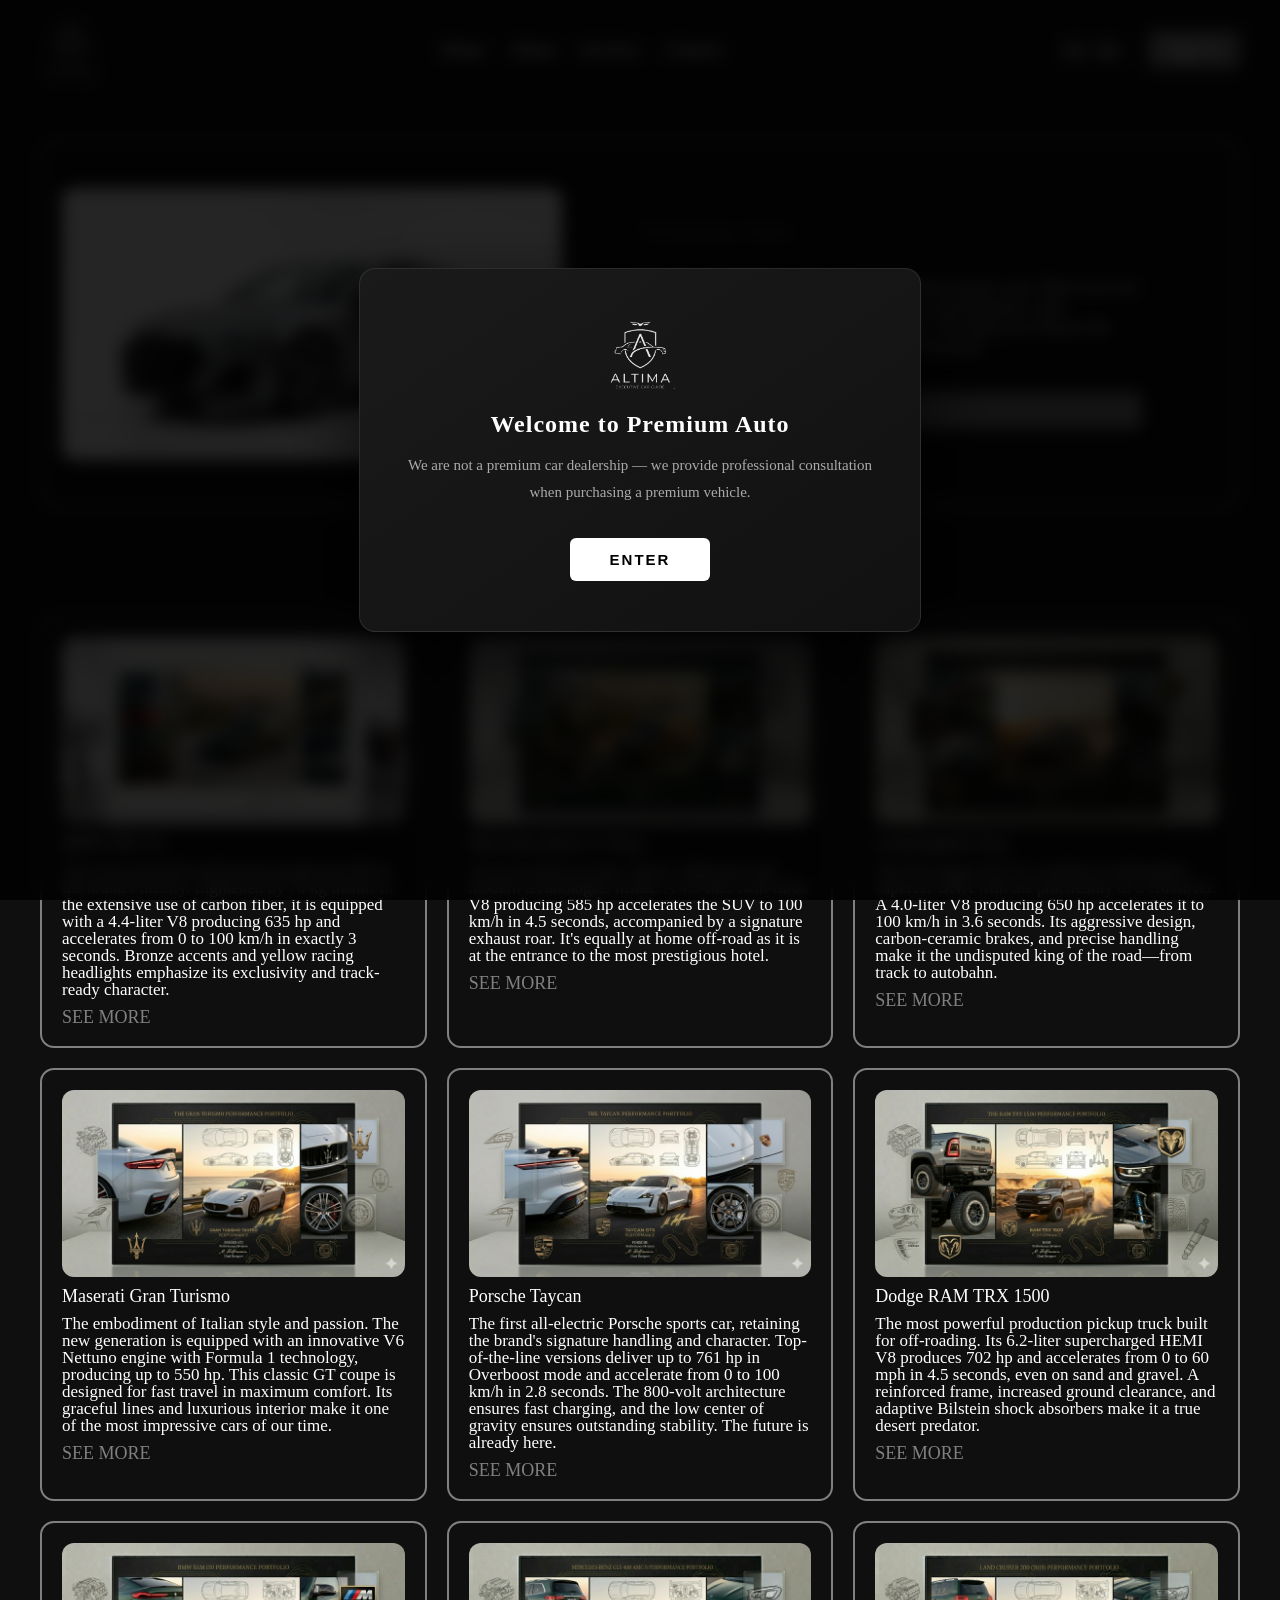
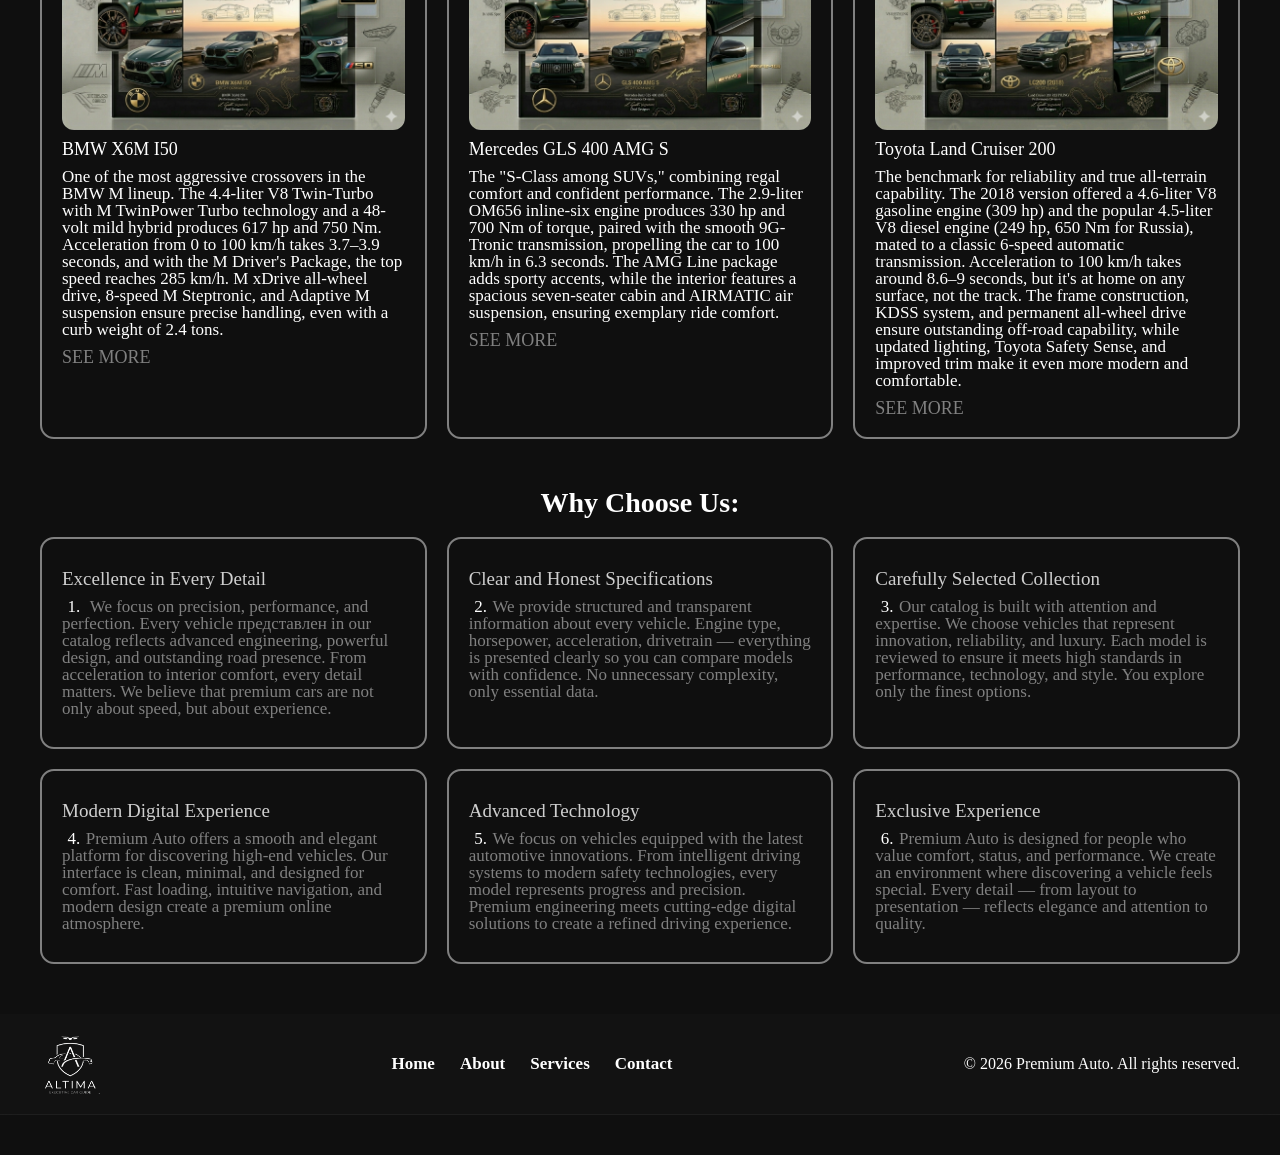
<file: index.html>
<!DOCTYPE html>
<html lang="en">

<head>
    <meta charset="UTF-8">
    <meta name="viewport" content="width=device-width, initial-scale=1.0">
    <link rel="preconnect" href="https://fonts.googleapis.com">
    <link rel="preconnect" href="https://fonts.gstatic.com" crossorigin>
    <link
        href="https://fonts.googleapis.com/css2?family=Inter:ital,opsz,wght@0,14..32,100..900;1,14..32,100..900&display=swap"
        rel="stylesheet">
    <link rel="stylesheet" href="styles/style.css">
    <link rel="stylesheet" href="styles/reset.css">
    <title>Premium auto</title>
</head>

<body>
    <header class="header">
        <div class="container">
            <div class="header-content">
                <div class="header-logo">
                    <img class="logo-image" src="assets/images/palogo.png" alt="Logo">
                </div>
                <button class="burger" id="burger">
                    <span></span>
                    <span></span>
                    <span></span>
                </button>
                <nav class="nav">
                    <ul class="nav-list">
                        <li class="nav-item">
                            <a href="index.html" class="nav-link">Home</a>
                        </li>
                        <li class="nav-item">
                            <a href="about.html" class="nav-link">About</a>
                        </li>
                        <li class="nav-item">
                            <a href="service.html" class="nav-link">Services</a>
                        </li>
                        <li class="nav-item">
                            <a href="contact.html" class="nav-link">Contact</a>
                        </li>
                    </ul>
                </nav>
                <div class="language">
                    <a href="index.html" class="lng-select-1 language-select">EN</a>
                    <a href="ru.html" class="lng-select-2 language-select">RU</a>
                </div>
                <div class="header-button">
                    <a href="signin.html" class="button">Sign In</a>
                </div>
            </div>
        </div>
    </header>
    <section class="about">
        <div class="container">
            <div class="about-content">
                <div class="about-image">
                    <img src="assets/images/about-img.png" alt="Audi rs7">
                </div>
                <div class="about-info">
                    <h4 class="about-tittle">Premium Auto</h4>
                    <p class="about-description">
                        Premium Auto is a modern platform about luxury cars.
                        Here you can explore detailed specifications,
                        compare performance, and understand what makes each car special.
                        We help you choose the right vehicle with clear and simple information.
                    </p>
                    <div class="about-button header-button">
                        <a href="about.html" class="button">Learn More</a>
                    </div>
                </div>
            </div>
        </div>
    </section>
    <main class="main">
        <div class="container">
            <section class="catalog" id="catalog">
                <div class="catalog-content">
                    <div class="catalog-title">
                        <h3>Our Transport catalog</h3>
                    </div>
                    <div class="catalog-cards">
                        <div class="catalog-card">
                            <img class="catalog-card-image" src="assets/images/bmwcs5.png" alt="bmwcs5">
                            <h4 class="catalog-card-tittle">BMW M5 CS</h4>
                            <p class="catalog-card-txt">The most powerful and fastest production M5 in the brand's
                                history. Lightened by 70 kg thanks to the extensive use of carbon fiber, it is equipped
                                with a 4.4-liter V8 producing 635 hp and accelerates from 0 to 100 km/h in exactly 3
                                seconds. Bronze accents and yellow racing headlights emphasize its exclusivity and
                                track-ready character.</p>
                            <a href="https://www.bmw-m.com/en/topics/magazine-article-pool/bmw-m5-cs-2021.html"
                                class="catalog-card-btn">See more</a>
                        </div>
                        <div class="catalog-card">
                            <img class="catalog-card-image" src="assets/images/gelendwagen.png" alt="gelendwagen">
                            <h4 class="catalog-card-tittle">Mercedes-Benz G-Class</h4>
                            <p class="catalog-card-txt">An icon with an iconic "boxy" silhouette and modern technologies
                                inside. A 4.0-liter twin-turbo V8 producing 585 hp accelerates the SUV to 100 km/h in
                                4.5 seconds, accompanied by a signature exhaust roar. It's equally at home off-road as
                                it is at the entrance to the most prestigious hotel.</p>
                            <a href="https://www.mercedes-amg.com/en/g-class-suv" class="catalog-card-btn">See more</a>
                        </div>
                        <div class="catalog-card">
                            <img class="catalog-card-image" src="assets/images/lambo-urus.png" alt="urus">
                            <h4 class="catalog-card-tittle">Lamborghini Urus</h4>
                            <p class="catalog-card-txt">The first Super SUV to combine Lamborghini supercar DNA with the
                                practicality of a crossover. A 4.0-liter V8 producing 650 hp accelerates it to 100 km/h
                                in 3.6 seconds. Its aggressive design, carbon-ceramic brakes, and precise handling make
                                it the undisputed king of the road—from track to autobahn.</p>
                            <a href="https://www.lamborghini.com/en-en/models/urus#val-ht" class="catalog-card-btn">See
                                more</a>
                        </div>
                        <div class="catalog-card">
                            <img class="catalog-card-image" src="assets/images/maserati.png" alt="maserati">
                            <h4 class="catalog-card-tittle">Maserati Gran Turismo</h4>
                            <p class="catalog-card-txt">The embodiment of Italian style and passion. The new generation
                                is equipped with an innovative V6 Nettuno engine with Formula 1 technology, producing up
                                to 550 hp. This classic GT coupe is designed for fast travel in maximum comfort. Its
                                graceful lines and luxurious interior make it one of the most impressive cars of our
                                time.</p>
                            <a href="#https://www.maserati.com/global/en/models/granturismo class="
                                class="catalog-card-btn">See more</a>
                        </div>
                        <div class="catalog-card">
                            <img class="catalog-card-image" src="assets/images/porsche taycan.png" alt=" taycan">
                            <h4 class="catalog-card-tittle">Porsche Taycan</h4>
                            <p class="catalog-card-txt">The first all-electric Porsche sports car, retaining the brand's
                                signature handling and character. Top-of-the-line versions deliver up to 761 hp in
                                Overboost mode and accelerate from 0 to 100 km/h in 2.8 seconds. The 800-volt
                                architecture ensures fast charging, and the low center of gravity ensures outstanding
                                stability. The future is already here.</p>
                            <a href="https://www.porsche.com/international/models/taycan/taycan-models/taycan/"
                                class="catalog-card-btn">See more</a>
                        </div>
                        <div class="catalog-card">
                            <img class="catalog-card-image" src="assets/images/ram trx.png" alt="ram">
                            <h4 class="catalog-card-tittle">Dodge RAM TRX 1500</h4>
                            <p class="catalog-card-txt">The most powerful production pickup truck built for off-roading.
                                Its 6.2-liter supercharged HEMI V8 produces 702 hp and accelerates from 0 to 60 mph in
                                4.5 seconds, even on sand and gravel. A reinforced frame, increased ground clearance,
                                and adaptive Bilstein shock absorbers make it a true desert predator.</p>
                            <a href="https://www.ramtrucks.com/ram-1500/trx.html" class="catalog-card-btn">See more</a>
                        </div>
                        <div class="catalog-card">
                            <img class="catalog-card-image" src="assets/images/bmw x6m.png" alt="bmw x6 m">
                            <h4 class="catalog-card-tittle">BMW X6M I50</h4>
                            <p class="catalog-card-txt">One of the most aggressive crossovers in the BMW M lineup. The
                                4.4-liter V8 Twin-Turbo with M TwinPower Turbo technology and a 48-volt mild hybrid
                                produces 617 hp and 750 Nm. Acceleration from 0 to 100 km/h takes 3.7–3.9 seconds, and
                                with the M Driver's Package, the top speed reaches 285 km/h. M xDrive all-wheel drive,
                                8-speed M Steptronic, and Adaptive M suspension ensure precise handling, even with a
                                curb weight of 2.4 tons.</p>
                            <a href="https://www.bmwusa.com/vehicles/x-series/x6/bmw-x6.html"
                                class="catalog-card-btn">See more</a>
                        </div>
                        <div class="catalog-card">
                            <img class="catalog-card-image" src="assets/images/mercedes gls.png" alt="mercedes g class">
                            <h4 class="catalog-card-tittle">Mercedes GLS 400 AMG S</h4>
                            <p class="catalog-card-txt">The "S-Class among SUVs," combining regal comfort and confident
                                performance. The 2.9-liter OM656 inline-six engine produces 330 hp and 700 Nm of torque,
                                paired with the smooth 9G-Tronic transmission, propelling the car to 100 km/h in 6.3
                                seconds. The AMG Line package adds sporty accents, while the interior features a
                                spacious seven-seater cabin and AIRMATIC air suspension, ensuring exemplary ride
                                comfort.</p>
                            <a href="https://www.mercedes-benz.co.uk/passengercars/models/suv/gls/overview.html"
                                class="catalog-card-btn">See more</a>
                        </div>
                        <div class="catalog-card">
                            <img class="catalog-card-image" src="assets/images/land cruiser.png"
                                alt="toyota land crusier">
                            <h4 class="catalog-card-tittle">Toyota Land Cruiser 200</h4>
                            <p class="catalog-card-txt">The benchmark for reliability and true all-terrain capability.
                                The 2018 version offered a 4.6-liter V8 gasoline engine (309 hp) and the popular
                                4.5-liter V8 diesel engine (249 hp, 650 Nm for Russia), mated to a classic 6-speed
                                automatic transmission. Acceleration to 100 km/h takes around 8.6–9 seconds, but it's at
                                home on any surface, not the track. The frame construction, KDSS system, and permanent
                                all-wheel drive ensure outstanding off-road capability, while updated lighting, Toyota
                                Safety Sense, and improved trim make it even more modern and comfortable.</p>
                            <a href="https://www.toyota-global.com/company/history_of_toyota/75years/vehicle_lineage/car/id60013330/"
                                class="catalog-card-btn">See more</a>
                        </div>
                    </div>
                </div>
            </section>
            <section class="why-choose-us">
                <div class="why-choose-us-content">
                    <h4 class="why-choose-us-title">
                        Why Choose Us:
                    </h4>
                    <div class="why-choose-us-cards">
                        <div class="why-choose-us-card">
                            <h4 class="why-choose-us-card-title">
                                Excellence in Every Detail
                            </h4>
                            <p class="why-choose-us-txt">
                                <span>1.</span> We focus on precision, performance, and perfection. Every vehicle
                                представлен in our
                                catalog reflects advanced engineering, powerful design, and outstanding road presence.
                                From acceleration to interior comfort, every detail matters. We believe that premium
                                cars are not only about speed, but about experience.
                            </p>
                        </div>
                        <div class="why-choose-us-card">
                            <h4 class="why-choose-us-card-title">
                                Clear and Honest Specifications
                            </h4>
                            <p class="why-choose-us-txt">
                                <span>2.</span>We provide structured and transparent information about every vehicle.
                                Engine type,
                                horsepower, acceleration, drivetrain — everything is presented clearly so you can
                                compare models with confidence. No unnecessary complexity, only essential data.
                            </p>
                        </div>
                        <div class="why-choose-us-card">
                            <h4 class="why-choose-us-card-title">
                                Carefully Selected Collection
                            </h4>
                            <p class="why-choose-us-txt">
                                <span>3.</span>Our catalog is built with attention and expertise. We choose vehicles
                                that represent
                                innovation, reliability, and luxury. Each model is reviewed to ensure it meets high
                                standards in performance, technology, and style. You explore only the finest options.
                            </p>
                        </div>
                        <div class="why-choose-us-card">
                            <h4 class="why-choose-us-card-title">
                                Modern Digital Experience
                            </h4>
                            <p class="why-choose-us-txt">
                                <span>4.</span>Premium Auto offers a smooth and elegant platform for discovering
                                high-end vehicles. Our
                                interface is clean, minimal, and designed for comfort. Fast loading, intuitive
                                navigation, and modern design create a premium online atmosphere.
                            </p>
                        </div>
                        <div class="why-choose-us-card">
                            <h4 class="why-choose-us-card-title">
                                Advanced Technology
                            </h4>
                            <p class="why-choose-us-txt">
                                <span>5.</span>We focus on vehicles equipped with the latest automotive innovations.
                                From intelligent driving systems to modern safety technologies, every model represents
                                progress and precision. Premium engineering meets cutting-edge digital solutions to
                                create a refined driving experience.
                            </p>
                        </div>
                        <div class="why-choose-us-card">
                            <h4 class="why-choose-us-card-title">
                                Exclusive Experience
                            </h4>
                            <p class="why-choose-us-txt">
                                <span>6.</span>Premium Auto is designed for people who value comfort, status, and
                                performance.
                                We create an environment where discovering a vehicle feels special. Every detail — from
                                layout to presentation — reflects elegance and attention to quality.
                            </p>
                        </div>
                    </div>
                </div>
            </section>
        </div>
    </main>
    <footer class="footer header">
        <div class="container">
            <div class="footer-content header-content">
                <div class="footer-logo">
                    <img src="assets/images/palogo.png" alt="Logo" class="logo-image">
                </div>
                <nav class="footer-nav nav">
                    <ul class="nav-list">
                        <li class="nav-item">
                            <a href="index.html" class="nav-link">Home</a>
                        </li>
                        <li class="nav-item">
                            <a href="about.html" class="nav-link">About</a>
                        </li>
                        <li class="nav-item">
                            <a href="service.html" class="nav-link">Services</a>
                        </li>
                        <li class="nav-item">
                            <a href="contact.html" class="nav-link">Contact</a>
                        </li>
                    </ul>
                </nav>
                <div class="footer-info">
                    <div class="footer-info-txt">
                        <p><b>© 2026 Premium Auto. All rights reserved.</b></p>
                    </div>
                </div>
            </div>
        </div>
    </footer>
    <div class="modal-overlay" id="modalOverlay">
        <div class="modal">
            <div class="modal-logo">
                <img src="assets/images/palogo.png" alt="Logo">
            </div>
            <h2 class="modal-title">Welcome to Premium Auto</h2>
            <p class="modal-text">
                We are <strong>not</strong> a premium car dealership —
                we provide professional consultation when purchasing a premium vehicle.
            </p>
            <button class="modal-btn" onclick="closeModal()">Enter</button>
        </div>
    </div>
    <script src="js/index.js"></script>
    <script src="js/burger.js"></script>
</body>

</html>
</file>
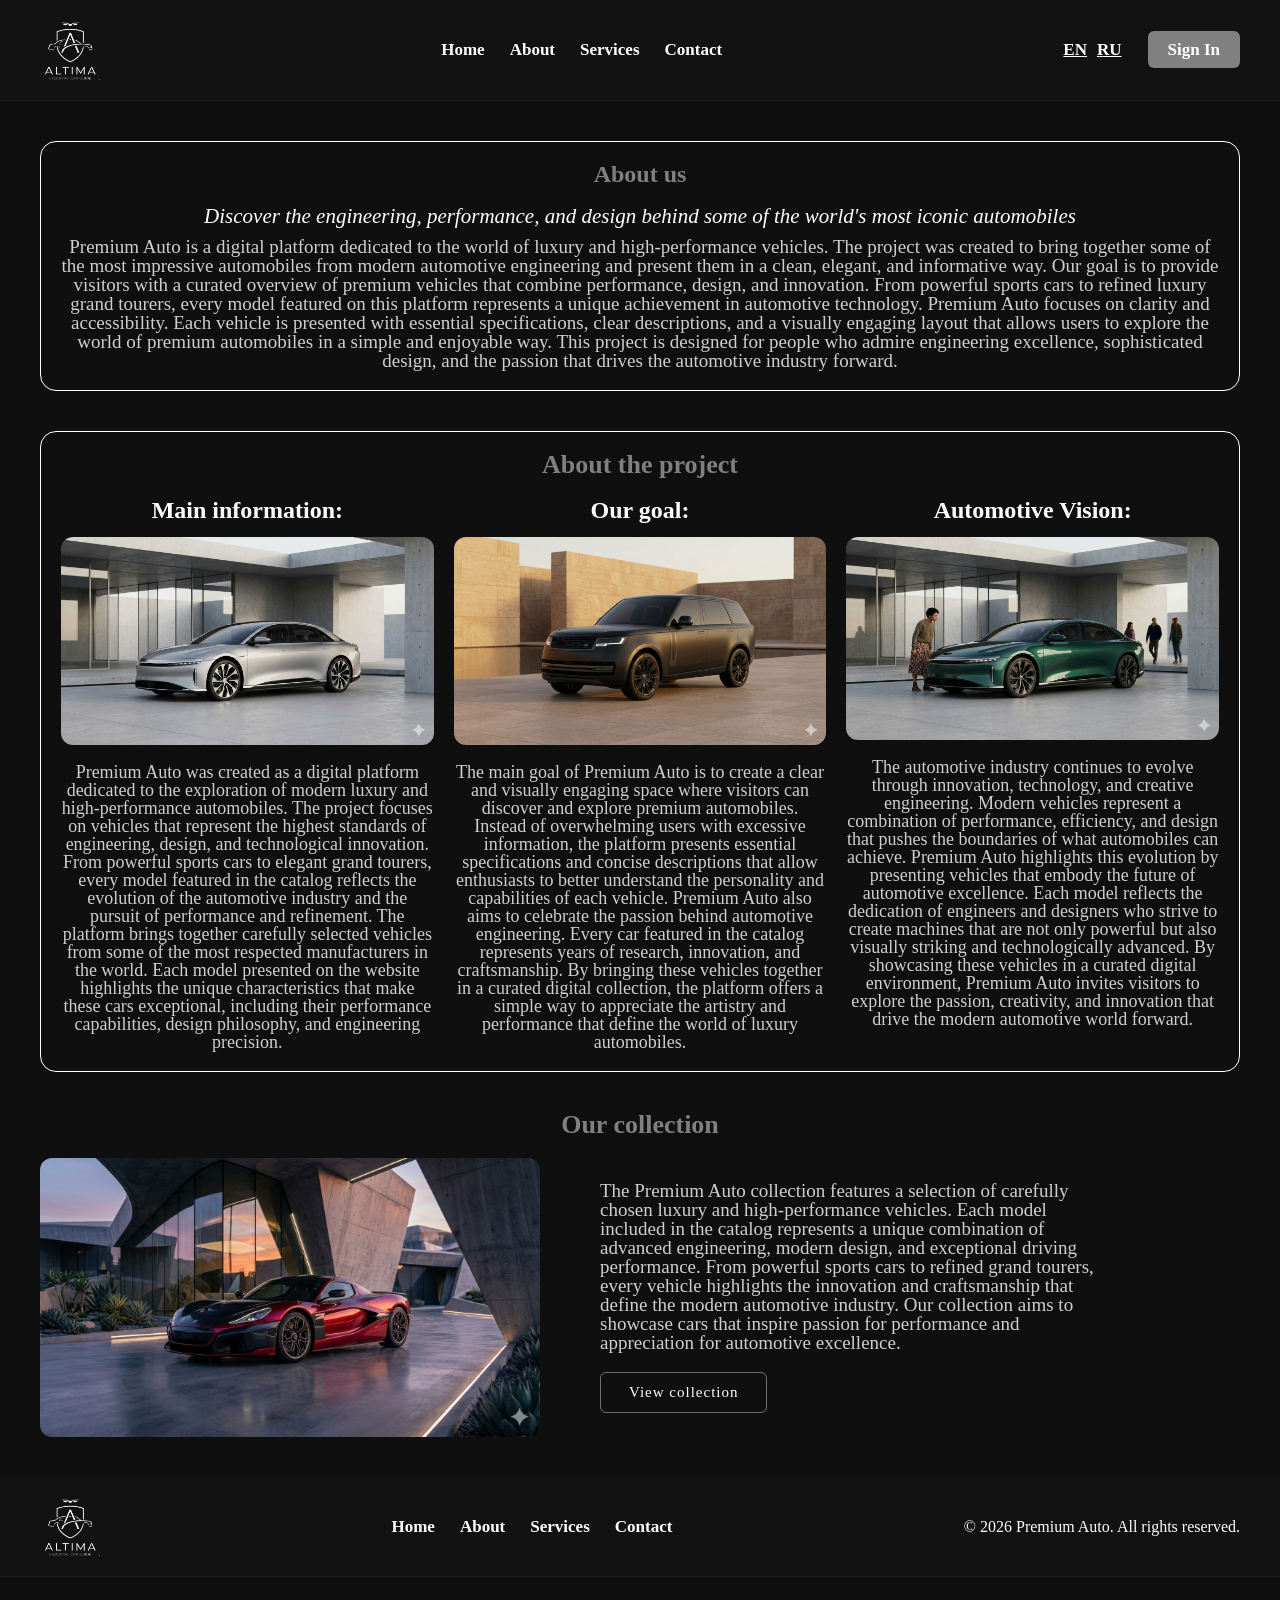
<file: about.html>
<!DOCTYPE html>
<html lang="en">

<head>
    <meta charset="UTF-8">
    <meta name="viewport" content="width=device-width, initial-scale=1.0">
    <link rel="preconnect" href="https://fonts.googleapis.com">
    <link rel="preconnect" href="https://fonts.gstatic.com" crossorigin>
    <link
        href="https://fonts.googleapis.com/css2?family=Inter:ital,opsz,wght@0,14..32,100..900;1,14..32,100..900&display=swap"
        rel="stylesheet">
    <link rel="stylesheet" href="styles/style.css">
    <link rel="stylesheet" href="styles/reset.css">
    <link rel="stylesheet" href="styles/about.css">
    <title>Premium auto | About</title>
</head>

<body>
    <header class="header">
        <div class="container">
            <div class="header-content">
                <div class="header-logo">
                    <img class="logo-image" src="assets/images/palogo.png" alt="Logo">
                </div>
                <button class="burger" id="burger">
                    <span></span>
                    <span></span>
                    <span></span>
                </button>
                <nav class="nav">
                    <ul class="nav-list">
                        <li class="nav-item">
                            <a href="index.html" class="nav-link">Home</a>
                        </li>
                        <li class="nav-item">
                            <a href="about.html" class="nav-link">About</a>
                        </li>
                        <li class="nav-item">
                            <a href="service.html" class="nav-link">Services</a>
                        </li>
                        <li class="nav-item">
                            <a href="contact.html" class="nav-link">Contact</a>
                        </li>
                    </ul>
                </nav>
                <div class="language">
                    <a href="about.html" class="lng-select-1 language-select">EN</a>
                    <a href="ruabout.html" class="lng-select-2 language-select">RU</a>
                </div>
                <div class="header-button">
                    <a href="signin.html" class="button">Sign In</a>
                </div>
            </div>
        </div>
    </header>
    <main class="main">
        <div class="container">
            <section class="about-hero">
                <div class="about-hero-content">
                    <h3 class="about-hero-title">
                        About us
                    </h3>
                    <blockquote class="subtitle">
                        <i>Discover the engineering, performance, and design behind some of the world's most iconic
                            automobiles</i>
                    </blockquote>
                    <div class="about-hero-text">
                        Premium Auto is a digital platform dedicated to the world of luxury and high-performance
                        vehicles. The project was created to bring together some of the most impressive automobiles from
                        modern automotive engineering and present them in a clean, elegant, and informative way.

                        Our goal is to provide visitors with a curated overview of premium vehicles that combine
                        performance, design, and innovation. From powerful sports cars to refined luxury grand tourers,
                        every model featured on this platform represents a unique achievement in automotive technology.

                        Premium Auto focuses on clarity and accessibility. Each vehicle is presented with essential
                        specifications, clear descriptions, and a visually engaging layout that allows users to explore
                        the world of premium automobiles in a simple and enjoyable way.

                        This project is designed for people who admire engineering excellence, sophisticated design, and
                        the passion that drives the automotive industry forward.
                    </div>
                </div>
            </section>
            <section class="about-project">
                <div class="about-project-content">
                    <h3 class="about-project-title">
                        About the project
                    </h3>
                    <div class="about-project-cards">
                        <div class="about-project-card">
                            <h3 class="about-project-card-title">
                                Main information:
                            </h3>
                            <div class="about-project-card-img">
                                <img src="assets/images/about-hero-1.png" alt="car-img">
                            </div>
                            <div class="about-project-card-text">
                                <p>
                                    Premium Auto was created as a digital platform dedicated to the exploration of
                                    modern luxury and high-performance automobiles. The project focuses on vehicles that
                                    represent the highest standards of engineering, design, and technological
                                    innovation. From powerful sports cars to elegant grand tourers, every model featured
                                    in the catalog reflects the evolution of the automotive industry and the pursuit of
                                    performance and refinement.

                                    The platform brings together carefully selected vehicles from some of the most
                                    respected manufacturers in the world. Each model presented on the website highlights
                                    the unique characteristics that make these cars exceptional, including their
                                    performance capabilities, design philosophy, and engineering precision.
                                </p>
                            </div>
                        </div>
                        <div class="about-project-card">
                            <h3 class="about-project-card-title">
                                Our goal:
                            </h3>
                            <div class="about-project-card-img">
                                <img src="assets/images/about-hero-2.png" alt="car-img">
                            </div>
                            <div class="about-project-card-text">
                                <p>
                                    The main goal of Premium Auto is to create a clear and visually engaging space where
                                    visitors can discover and explore premium automobiles. Instead of overwhelming users
                                    with excessive information, the platform presents essential specifications and
                                    concise descriptions that allow enthusiasts to better understand the personality and
                                    capabilities of each vehicle.

                                    Premium Auto also aims to celebrate the passion behind automotive engineering. Every
                                    car featured in the catalog represents years of research, innovation, and
                                    craftsmanship. By bringing these vehicles together in a curated digital collection,
                                    the platform offers a simple way to appreciate the artistry and performance that
                                    define the world of luxury automobiles.
                                </p>
                            </div>
                        </div>
                        <div class="about-project-card">
                            <h3 class="about-project-card-title">
                                Automotive Vision:
                            </h3>
                            <div class="about-project-card-img">
                                <img src="assets/images/about-hero-3.png" alt="car-img">
                            </div>
                            <div class="about-project-card-text">
                                <p>
                                    The automotive industry continues to evolve through innovation, technology, and
                                    creative engineering. Modern vehicles represent a combination of performance,
                                    efficiency, and design that pushes the boundaries of what automobiles can achieve.

                                    Premium Auto highlights this evolution by presenting vehicles that embody the future
                                    of automotive excellence. Each model reflects the dedication of engineers and
                                    designers who strive to create machines that are not only powerful but also visually
                                    striking and technologically advanced.

                                    By showcasing these vehicles in a curated digital environment, Premium Auto invites
                                    visitors to explore the passion, creativity, and innovation that drive the modern
                                    automotive world forward.
                                </p>
                            </div>
                        </div>
                    </div>
                </div>
            </section>
            <section class="our-collection">
                <h3 class="our-collection-title">
                    Our collection
                </h3>
                <div class="our-collection-content">
                    <img src="assets/images/our-collection-img.png" alt="car-image" class="our-collection-img">
                    <div class="our-collection-info">
                        <p class="our-collection-text">
                            The Premium Auto collection features a selection of carefully chosen luxury and
                            high-performance
                            vehicles. Each model included in the catalog represents a unique combination of advanced
                            engineering, modern design, and exceptional driving performance.

                            From powerful sports cars to refined grand tourers, every vehicle highlights the innovation
                            and
                            craftsmanship that define the modern automotive industry. Our collection aims to showcase
                            cars
                            that inspire passion for performance and appreciation for automotive excellence.
                        </p>
                        <a href="index.html#catalog" class="our-collection-btn collection-btn">
                            View collection
                        </a>
                    </div>
                </div>
            </section>
        </div>
    </main>
    <footer class="footer header">
        <div class="container">
            <div class="footer-content header-content">
                <div class="footer-logo">
                    <img src="assets/images/palogo.png" alt="Logo" class="logo-image">
                </div>
                <nav class="footer-nav nav">
                    <ul class="nav-list">
                        <li class="nav-item">
                            <a href="index.html" class="nav-link">Home</a>
                        </li>
                        <li class="nav-item">
                            <a href="about.html" class="nav-link">About</a>
                        </li>
                        <li class="nav-item">
                            <a href="service.html" class="nav-link">Services</a>
                        </li>
                        <li class="nav-item">
                            <a href="contact.html" class="nav-link">Contact</a>
                        </li>
                    </ul>
                </nav>
                <div class="footer-info">
                    <div class="footer-info-txt">
                        <p><b>© 2026 Premium Auto. All rights reserved.</b></p>
                    </div>
                </div>
            </div>
        </div>
    </footer>
    <script src="js/burger.js"></script>
</body>

</html>
</file>
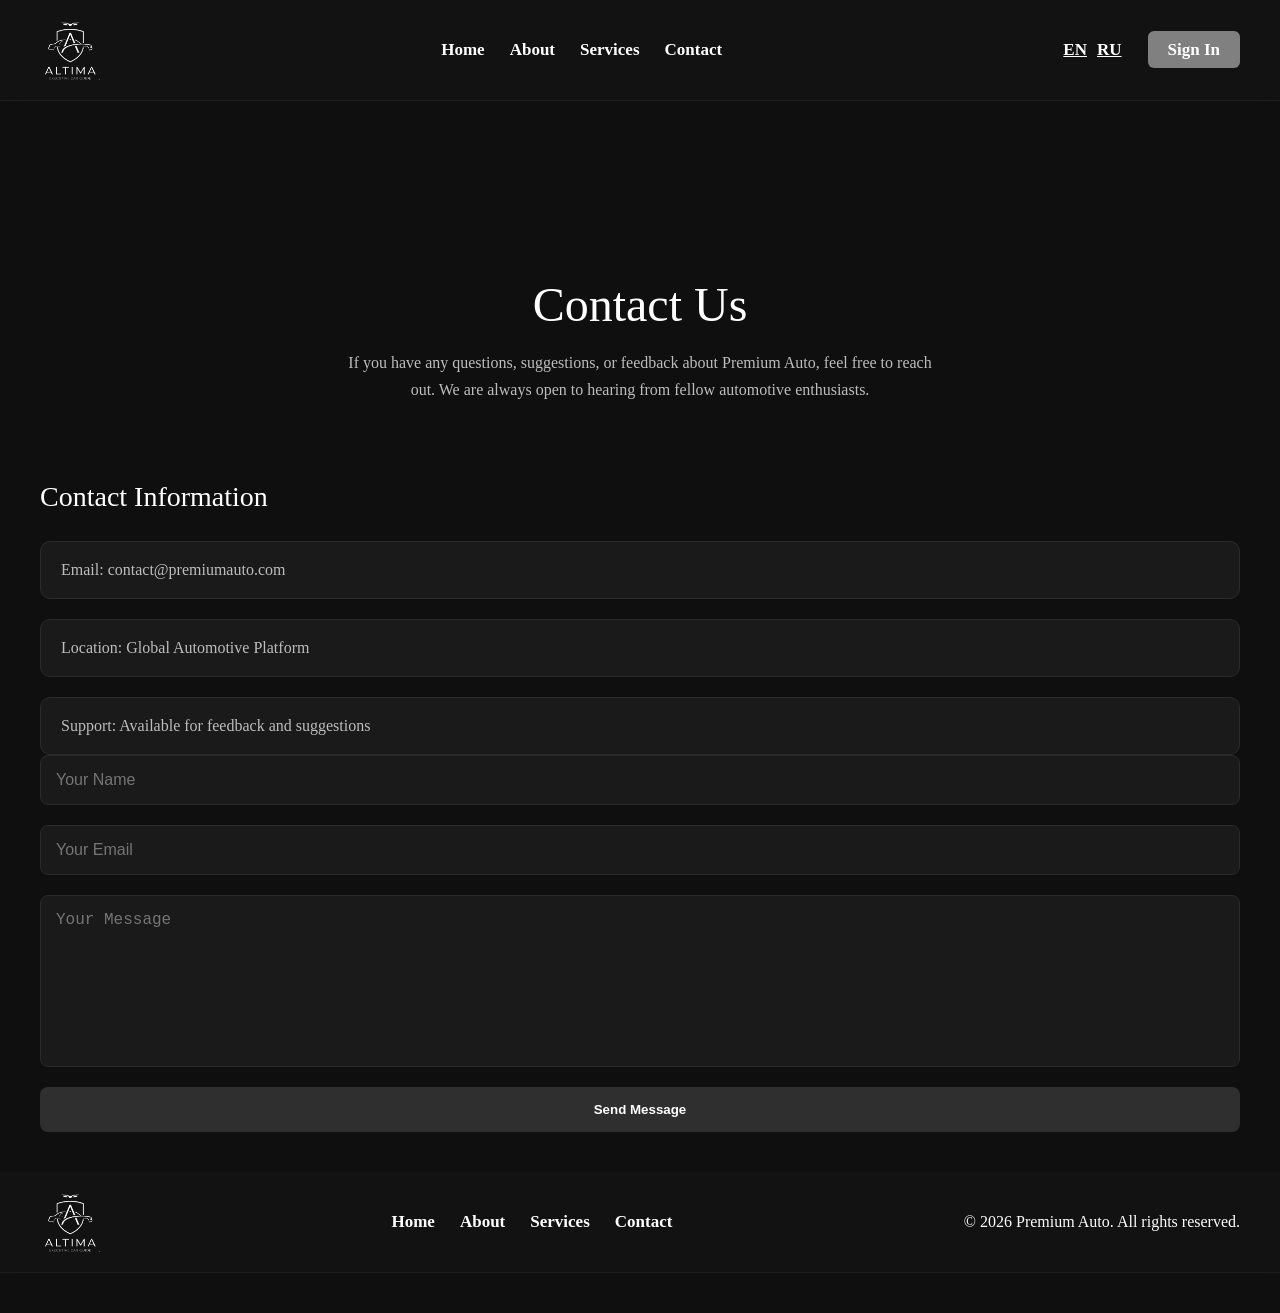
<file: contact.html>
<!DOCTYPE html>
<html lang="en">

<head>
    <meta charset="UTF-8">
    <meta name="viewport" content="width=device-width, initial-scale=1.0">
    <link rel="preconnect" href="https://fonts.googleapis.com">
    <link rel="preconnect" href="https://fonts.gstatic.com" crossorigin>
    <link
        href="https://fonts.googleapis.com/css2?family=Inter:ital,opsz,wght@0,14..32,100..900;1,14..32,100..900&display=swap"
        rel="stylesheet">
    <link rel="stylesheet" href="styles/style.css">
    <link rel="stylesheet" href="styles/reset.css">
    <link rel="stylesheet" href="styles/contact.css">
    <title>Premium auto | Contact</title>
</head>

<body>
    <header class="header">
        <div class="container">
            <div class="header-content">
                <div class="header-logo">
                    <img class="logo-image" src="assets/images/palogo.png" alt="Logo">
                </div>
                <button class="burger" id="burger">
                    <span></span>
                    <span></span>
                    <span></span>
                </button>
                <nav class="nav">
                    <ul class="nav-list">
                        <li class="nav-item">
                            <a href="index.html" class="nav-link">Home</a>
                        </li>
                        <li class="nav-item">
                            <a href="about.html" class="nav-link">About</a>
                        </li>
                        <li class="nav-item">
                            <a href="service.html" class="nav-link">Services</a>
                        </li>
                        <li class="nav-item">
                            <a href="#" class="nav-link">Contact</a>
                        </li>
                    </ul>
                </nav>
                <div class="language">
                    <a href="contact.html" class="lng-select-1 language-select">EN</a>
                    <a href="rucontact.html" class="lng-select-2 language-select">RU</a>
                </div>
                <div class="header-button">
                    <a href="signin.html" class="button">Sign In</a>
                </div>
            </div>
        </div>
    </header>
    <main class="main">
        <div class="container">
            <section class="hero-contact">
                <h3 class="hero-contact-title">
                    Contact Us
                </h3>
                <p class="hero-contact-text">
                    If you have any questions, suggestions, or feedback about Premium Auto, feel free to reach out. We
                    are always open to hearing from fellow automotive enthusiasts.
                </p>
            </section>
            <section class="contact-info">
                <h3 class="contact-info-title">
                    Contact Information
                </h3>
                <ul class="contact-info-list">
                    <li class="contact-info-item">
                        <p class="contact-info-item-text">
                            Email: contact@premiumauto.com
                        </p>
                    </li>
                    <li class="contact-info-item">
                        <p class="contact-info-item-text">
                            Location: Global Automotive Platform
                        </p>
                    </li>
                    <li class="contact-info-item">
                        <p class="contact-info-item-text">
                            Support: Available for feedback and suggestions
                        </p>
                    </li>
                </ul>
            </section>
            <section class="contact-form-info">
                <form class="contact-form">
                    <input type="text" placeholder="Your Name">
                    <input type="email" placeholder="Your Email">
                    <textarea placeholder="Your Message"></textarea>
                    <button>Send Message</button>
                </form>
            </section>
        </div>
    </main>
    <footer class="footer header">
        <div class="container">
            <div class="footer-content header-content">
                <div class="footer-logo">
                    <img src="assets/images/palogo.png" alt="Logo" class="logo-image">
                </div>
                <nav class="footer-nav nav">
                    <ul class="nav-list">
                        <li class="nav-item">
                            <a href="index.html" class="nav-link">Home</a>
                        </li>
                        <li class="nav-item">
                            <a href="about.html" class="nav-link">About</a>
                        </li>
                        <li class="nav-item">
                            <a href="service.html" class="nav-link">Services</a>
                        </li>
                        <li class="nav-item">
                            <a href="contact.html" class="nav-link">Contact</a>
                        </li>
                    </ul>
                </nav>
                <div class="footer-info">
                    <div class="footer-info-txt">
                        <p><b>© 2026 Premium Auto. All rights reserved.</b></p>
                    </div>
                </div>
            </div>
        </div>
    </footer>
    <script src="js/burger.js"></script>
</body>

</html>
</file>
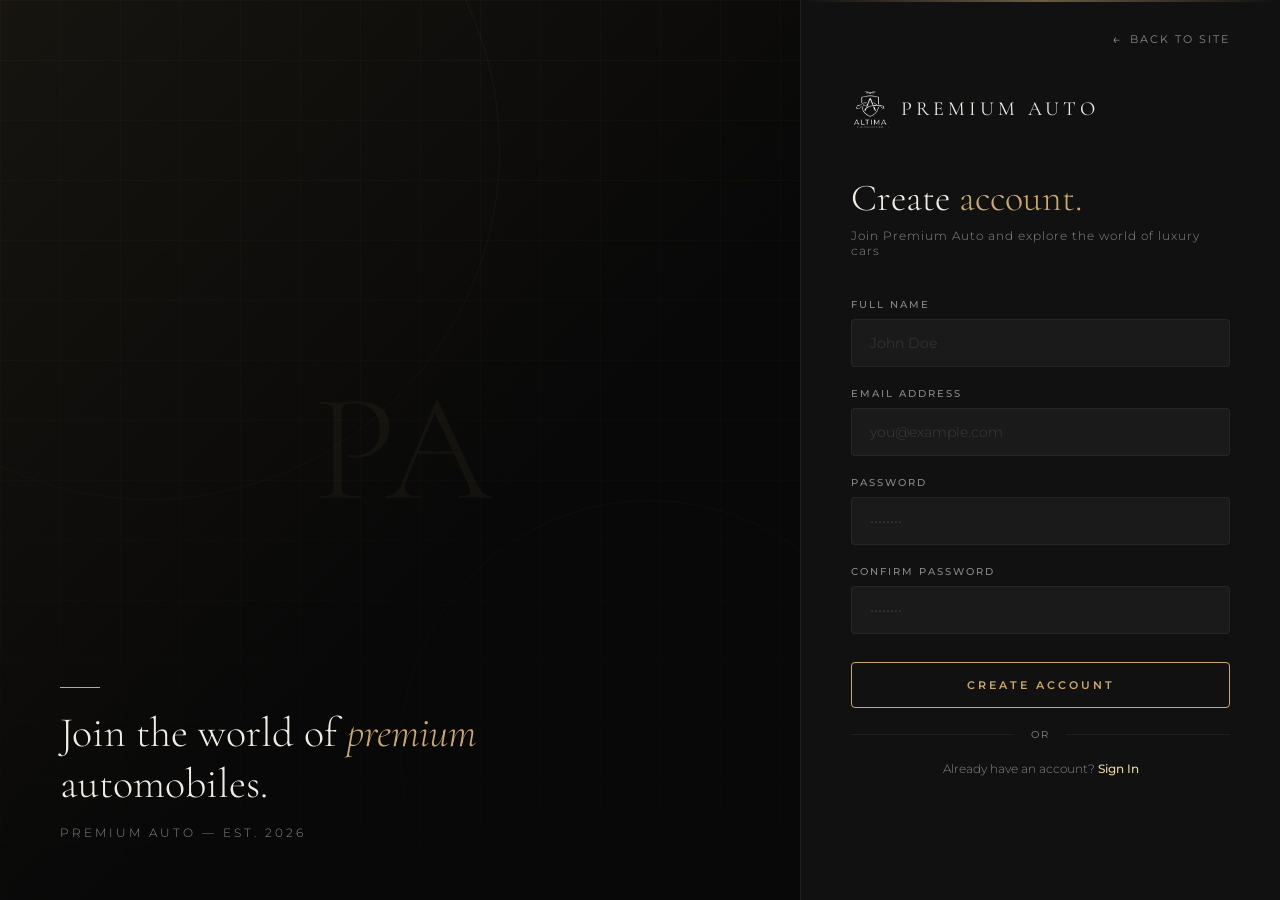
<file: register.html>
<!DOCTYPE html>
<html lang="en">
<head>
    <meta charset="UTF-8">
    <meta name="viewport" content="width=device-width, initial-scale=1.0">
    <title>Premium Auto | Create Account</title>
    <link rel="preconnect" href="https://fonts.googleapis.com">
    <link rel="preconnect" href="https://fonts.gstatic.com" crossorigin>
    <link href="https://fonts.googleapis.com/css2?family=Cormorant+Garamond:ital,wght@0,300;0,400;0,600;1,300;1,400&family=Montserrat:wght@300;400;500;600&display=swap" rel="stylesheet">
    <link rel="stylesheet" href="styles/signin.css">
    <link rel="stylesheet" href="styles/register.css">
</head>
<body>

    <div class="panel-left">
        <div class="bg-grid"></div>
        <div class="bg-lines"></div>
        <div class="panel-left-label">
            <span class="big-letter">PA</span>
        </div>
        <div class="panel-left-tagline">
            <div class="gold-line"></div>
            <h2>Join the world of <em>premium</em><br>automobiles.</h2>
            <p>Premium Auto — Est. 2026</p>
        </div>
    </div>

    <div class="panel-right">
        <div class="signin-back">
            <a href="index.html">Back to site</a>
        </div>
        <div class="signin-logo">
            <img src="assets/images/palogo.png" alt="Logo">
            <span class="signin-logo-text">Premium Auto</span>
        </div>
        <div class="signin-heading">
            <h1>Create <span>account.</span></h1>
            <p>Join Premium Auto and explore the world of luxury cars</p>
        </div>
        <form class="signin-form" id="registerForm">
            <div class="form-group">
                <label for="name">Full name</label>
                <input type="text" id="name" placeholder="John Doe">
            </div>
            <div class="form-group">
                <label for="email">Email address</label>
                <input type="email" id="email" placeholder="you@example.com">
            </div>
            <div class="form-group">
                <label for="password">Password</label>
                <input type="password" id="password" placeholder="••••••••">
            </div>
            <div class="form-group">
                <label for="confirm">Confirm password</label>
                <input type="password" id="confirm" placeholder="••••••••">
            </div>
            <button type="submit" class="btn-submit">
                <span>Create Account</span>
            </button>
            <div class="divider">
                <span>or</span>
            </div>
            <div class="signin-register">
                <p>Already have an account? <a href="signin.html">Sign In</a></p>
            </div>
        </form>
    </div>

    <script src="js/register.js"></script>
</body>
</html>
</file>
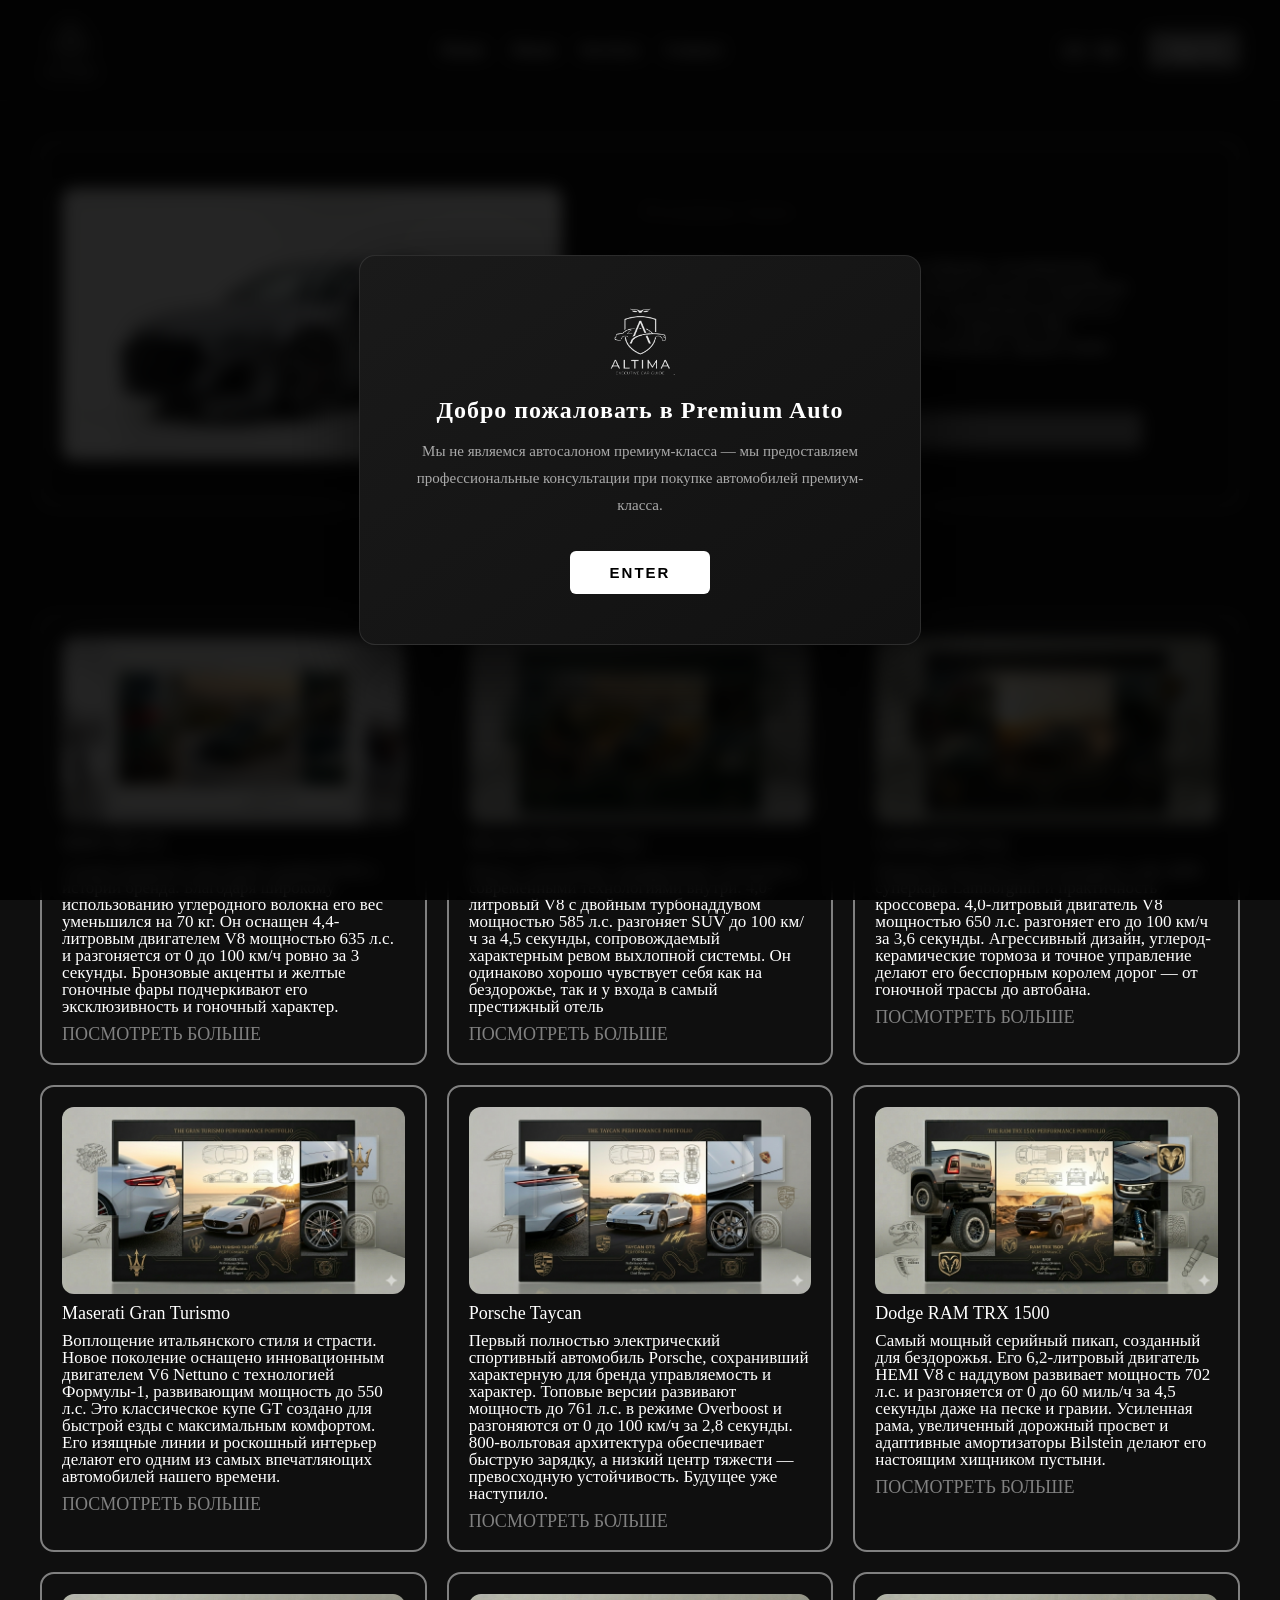
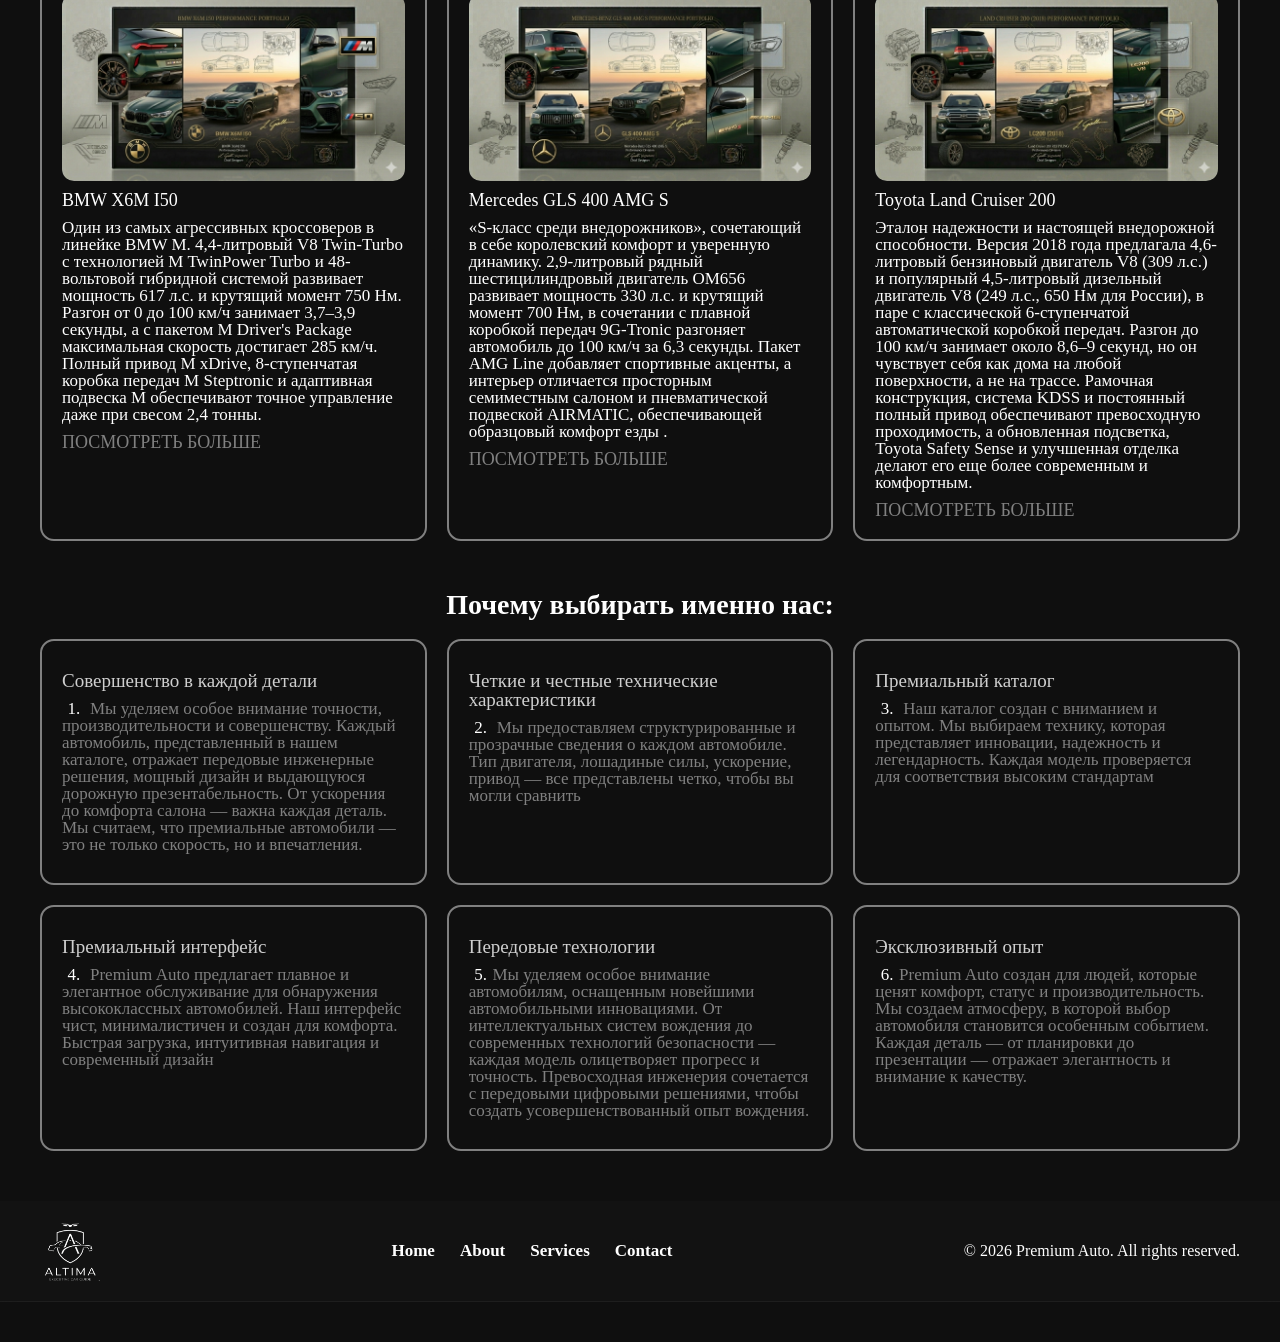
<file: ru.html>
<!DOCTYPE html>
<html lang="en">

<head>
    <meta charset="UTF-8">
    <meta name="viewport" content="width=device-width, initial-scale=1.0">
    <link rel="preconnect" href="https://fonts.googleapis.com">
    <link rel="preconnect" href="https://fonts.gstatic.com" crossorigin>
    <link
        href="https://fonts.googleapis.com/css2?family=Inter:ital,opsz,wght@0,14..32,100..900;1,14..32,100..900&display=swap"
        rel="stylesheet">
    <link rel="stylesheet" href="styles/style.css">
    <link rel="stylesheet" href="styles/reset.css">
    <title>Premium auto</title>
</head>

<body>
    <header class="header">
        <div class="container">
            <div class="header-content">
                <div class="header-logo">
                    <img class="logo-image" src="assets/images/palogo.png" alt="Logo">
                </div>
                <button class="burger" id="burger">
                    <span></span>
                    <span></span>
                    <span></span>
                </button>
                <nav class="nav">
                    <ul class="nav-list">
                        <li class="nav-item">
                            <a href="ru.html" class="nav-link">Home</a>
                        </li>
                        <li class="nav-item">
                            <a href="ruabout.html" class="nav-link">About</a>
                        </li>
                        <li class="nav-item">
                            <a href="ruservice.html" class="nav-link">Services</a>
                        </li>
                        <li class="nav-item">
                            <a href="rucontact.html" class="nav-link">Contact</a>
                        </li>
                    </ul>
                </nav>
                <div class="language">
                    <a href="index.html" class="lng-select-1 language-select">EN</a>
                    <a href="ru.html" class="lng-select-2 language-select">RU</a>
                </div>
                <div class="header-button">
                    <a href="signin.html" class="button">Sign In</a>
                </div>
            </div>
        </div>
    </header>
    <section class="about">
        <div class="container">
            <div class="about-content">
                <div class="about-image">
                    <img src="assets/images/about-img.png" alt="Audi rs7">
                </div>
                <div class="about-info">
                    <h4 class="about-tittle">Premium Auto</h4>
                    <p class="about-description">
                        Premium Auto — это современная платформа, посвященная роскошным автомобилям.
                        Здесь вы можете изучить подробные технические характеристики,
                        сравнить производительность и понять, что делает каждый автомобиль особенным.
                        Мы поможем вам выбрать подходящий автомобиль, предоставив четкую и понятную информацию.
                    </p>
                    <div class="about-button header-button">
                        <a href="ruabout.html" class="button">Узнать больше</a>
                    </div>
                </div>
            </div>
        </div>
    </section>
    <main class="main">
        <div class="container">
            <section class="catalog" id="catalog">
                <div class="catalog-content">
                    <div class="catalog-title">
                        <h3>Наш транспортный каталог</h3>
                    </div>
                    <div class="catalog-cards">
                        <div class="catalog-card">
                            <img class="catalog-card-image" src="assets/images/bmwcs5.png" alt="bmwcs5">
                            <h4 class="catalog-card-tittle">BMW M5 CS</h4>
                            <p class="catalog-card-txt">Самый мощный и быстрый серийный M5 в истории бренда.
                                Благодаря широкому использованию углеродного волокна его вес уменьшился на 70 кг. Он
                                оснащен
                                4,4-литровым двигателем V8 мощностью 635 л.с. и разгоняется от 0 до 100 км/ч ровно за 3
                                секунды. Бронзовые акценты и желтые гоночные фары подчеркивают его эксклюзивность и
                                гоночный характер.</p>
                            <a href="https://www.bmw-m.com/en/topics/magazine-article-pool/bmw-m5-cs-2021.html"
                                class="catalog-card-btn">Посмотреть больше</a>
                        </div>
                        <div class="catalog-card">
                            <img class="catalog-card-image" src="assets/images/gelendwagen.png" alt="gelendwagen">
                            <h4 class="catalog-card-tittle">Mercedes-Benz G-Class</h4>
                            <p class="catalog-card-txt">Икона с культовым «квадратным» силуэтом и современными
                                технологиями внутри. 4,0-литровый V8 с двойным турбонаддувом мощностью 585 л.с.
                                разгоняет SUV до 100
                                км/ч за 4,5 секунды, сопровождаемый характерным ревом выхлопной системы. Он одинаково
                                хорошо
                                чувствует себя как на бездорожье, так и у входа в самый престижный отель</p>
                            <a href="https://www.mercedes-amg.com/en/g-class-suv" class="catalog-card-btn">Посмотреть
                                больше</a>
                        </div>
                        <div class="catalog-card">
                            <img class="catalog-card-image" src="assets/images/lambo-urus.png" alt="urus">
                            <h4 class="catalog-card-tittle">Lamborghini Urus</h4>
                            <p class="catalog-card-txt">Первый супер-SUV, сочетающий в себе ДНК суперкара Lamborghini и
                                практичность кроссовера. 4,0-литровый двигатель V8 мощностью 650 л.с. разгоняет его до
                                100 км/ч
                                за 3,6 секунды. Агрессивный дизайн, углерод-керамические тормоза и точное управление
                                делают
                                его бесспорным королем дорог — от гоночной трассы до автобана.</p>
                            <a href="https://www.lamborghini.com/en-en/models/urus#val-ht"
                                class="catalog-card-btn">Посмотреть больше</a>
                        </div>
                        <div class="catalog-card">
                            <img class="catalog-card-image" src="assets/images/maserati.png" alt="maserati">
                            <h4 class="catalog-card-tittle">Maserati Gran Turismo</h4>
                            <p class="catalog-card-txt">Воплощение итальянского стиля и страсти. Новое поколение
                                оснащено инновационным двигателем V6 Nettuno с технологией Формулы-1, развивающим
                                мощность до
                                550 л.с. Это классическое купе GT создано для быстрой езды с максимальным комфортом. Его
                                изящные линии и роскошный интерьер делают его одним из самых впечатляющих автомобилей
                                нашего
                                времени.</p>
                            <a href="https://www.maserati.com/global/en/models/granturismo"
                                class="catalog-card-btn">Посмотреть больше</a>
                        </div>
                        <div class="catalog-card">
                            <img class="catalog-card-image" src="assets/images/porsche taycan.png" alt=" taycan">
                            <h4 class="catalog-card-tittle">Porsche Taycan</h4>
                            <p class="catalog-card-txt">Первый полностью электрический спортивный автомобиль Porsche,
                                сохранивший
                                характерную для бренда управляемость и характер. Топовые версии развивают мощность до
                                761 л.с. в
                                режиме Overboost и разгоняются от 0 до 100 км/ч за 2,8 секунды. 800-вольтовая
                                архитектура обеспечивает быструю зарядку, а низкий центр тяжести — превосходную
                                устойчивость. Будущее уже наступило.</p>
                            <a href="https://www.porsche.com/international/models/taycan/taycan-models/taycan/"
                                class="catalog-card-btn">Посмотреть больше</a>
                        </div>
                        <div class="catalog-card">
                            <img class="catalog-card-image" src="assets/images/ram trx.png" alt="ram">
                            <h4 class="catalog-card-tittle">Dodge RAM TRX 1500</h4>
                            <p class="catalog-card-txt">Самый мощный серийный пикап, созданный для бездорожья.
                                Его 6,2-литровый двигатель HEMI V8 с наддувом развивает мощность 702 л.с. и разгоняется
                                от 0 до 60 миль/ч за
                                4,5 секунды даже на песке и гравии. Усиленная рама, увеличенный дорожный просвет
                                и адаптивные амортизаторы Bilstein делают его настоящим хищником пустыни.</p>
                            <a href="https://www.ramtrucks.com/ram-1500/trx.html" class="catalog-card-btn">Посмотреть
                                больше</a>
                        </div>
                        <div class="catalog-card">
                            <img class="catalog-card-image" src="assets/images/bmw x6m.png" alt="bmw x6 m">
                            <h4 class="catalog-card-tittle">BMW X6M I50</h4>
                            <p class="catalog-card-txt">Один из самых агрессивных кроссоверов в линейке BMW M.
                                4,4-литровый V8 Twin-Turbo с технологией M TwinPower Turbo и 48-вольтовой гибридной
                                системой
                                развивает мощность 617 л.с. и крутящий момент 750 Нм. Разгон от 0 до 100 км/ч занимает
                                3,7–3,9 секунды, а
                                с пакетом M Driver's Package максимальная скорость достигает 285 км/ч. Полный привод M
                                xDrive,
                                8-ступенчатая коробка передач M Steptronic и адаптивная подвеска M обеспечивают точное
                                управление даже при
                                свесом 2,4 тонны.</p>
                            <a href="https://www.bmwusa.com/vehicles/x-series/x6/bmw-x6.html"
                                class="catalog-card-btn">Посмотреть больше</a>
                        </div>
                        <div class="catalog-card">
                            <img class="catalog-card-image" src="assets/images/mercedes gls.png" alt="mercedes g class">
                            <h4 class="catalog-card-tittle">Mercedes GLS 400 AMG S</h4>
                            <p class="catalog-card-txt">«S-класс среди внедорожников», сочетающий в себе королевский
                                комфорт и уверенную
                                динамику. 2,9-литровый рядный шестицилиндровый двигатель OM656 развивает мощность 330
                                л.с. и крутящий момент 700 Нм,
                                в сочетании с плавной коробкой передач 9G-Tronic разгоняет автомобиль до 100 км/ч за 6,3
                                секунды. Пакет AMG Line добавляет спортивные акценты, а интерьер отличается
                                просторным семиместным салоном и пневматической подвеской AIRMATIC, обеспечивающей
                                образцовый комфорт езды
                                .</p>
                            <a href="https://www.mercedes-benz.co.uk/passengercars/models/suv/gls/overview.html"
                                class="catalog-card-btn">Посмотреть больше</a>
                        </div>
                        <div class="catalog-card">
                            <img class="catalog-card-image" src="assets/images/land cruiser.png"
                                alt="toyota land crusier">
                            <h4 class="catalog-card-tittle">Toyota Land Cruiser 200</h4>
                            <p class="catalog-card-txt">Эталон надежности и настоящей внедорожной способности.
                                Версия 2018 года предлагала 4,6-литровый бензиновый двигатель V8 (309 л.с.) и популярный
                                4,5-литровый дизельный двигатель V8 (249 л.с., 650 Нм для России), в паре с классической
                                6-ступенчатой
                                автоматической коробкой передач. Разгон до 100 км/ч занимает около 8,6–9 секунд, но он
                                чувствует себя как дома на любой поверхности, а не на трассе. Рамочная конструкция,
                                система KDSS и постоянный
                                полный привод обеспечивают превосходную проходимость, а обновленная подсветка, Toyota
                                Safety Sense и улучшенная отделка делают его еще более современным и комфортным.</p>
                            <a href="https://www.toyota-global.com/company/history_of_toyota/75years/vehicle_lineage/car/id60013330/"
                                class="catalog-card-btn">Посмотреть больше</a>
                        </div>
                    </div>
                </div>
            </section>
            <section class="why-choose-us">
                <div class="why-choose-us-content">
                    <h4 class="why-choose-us-title">
                        Почему выбирать именно нас:
                    </h4>
                    <div class="why-choose-us-cards">
                        <div class="why-choose-us-card">
                            <h4 class="why-choose-us-card-title">
                                Совершенство в каждой детали
                            </h4>
                            <p class="why-choose-us-txt">
                                <span>1.</span> Мы уделяем особое внимание точности, производительности и совершенству.
                                Каждый автомобиль,
                                представленный в нашем
                                каталоге, отражает передовые инженерные решения, мощный дизайн и выдающуюся дорожную
                                презентабельность.
                                От ускорения до комфорта салона — важна каждая деталь. Мы считаем, что премиальные
                                автомобили — это не только скорость, но и впечатления.
                            </p>
                        </div>
                        <div class="why-choose-us-card">
                            <h4 class="why-choose-us-card-title">
                                Четкие и честные технические характеристики
                            </h4>
                            <p class="why-choose-us-txt">
                                <span>2.</span> Мы предоставляем структурированные и прозрачные сведения о каждом
                                автомобиле. Тип двигателя,
                                лошадиные силы, ускорение, привод — все представлены четко, чтобы вы могли сравнить
                            </p>
                        </div>
                        <div class="why-choose-us-card">
                            <h4 class="why-choose-us-card-title">
                                Премиальный каталог
                            </h4>
                            <p class="why-choose-us-txt">
                                <span>3.</span> Наш каталог создан с вниманием и опытом. Мы выбираем технику, которая
                                представляет инновации, надежность и
                                легендарность. Каждая модель проверяется для соответствия высоким стандартам
                            </p>
                        </div>
                        <div class="why-choose-us-card">
                            <h4 class="why-choose-us-card-title">
                                Премиальный интерфейс
                            </h4>
                            <p class="why-choose-us-txt">
                                <span>4.</span> Premium Auto предлагает плавное и элегантное обслуживание для
                                обнаружения высококлассных автомобилей. Наш интерфейс чист, минималистичен и
                                создан для комфорта. Быстрая загрузка, интуитивная навигация и современный дизайн
                            </p>
                        </div>
                        <div class="why-choose-us-card">
                            <h4 class="why-choose-us-card-title">
                                Передовые технологии
                            </h4>
                            <p class="why-choose-us-txt">
                                <span>5.</span>Мы уделяем особое внимание автомобилям, оснащенным новейшими
                                автомобильными инновациями.
                                От интеллектуальных систем вождения до современных технологий безопасности — каждая
                                модель олицетворяет
                                прогресс и точность. Превосходная инженерия сочетается с передовыми цифровыми решениями,
                                чтобы
                                создать усовершенствованный опыт вождения.
                            </p>
                        </div>
                        <div class="why-choose-us-card">
                            <h4 class="why-choose-us-card-title">
                                Эксклюзивный опыт
                            </h4>
                            <p class="why-choose-us-txt">
                                <span>6.</span>Premium Auto создан для людей, которые ценят комфорт, статус и
                                производительность.
                                Мы создаем атмосферу, в которой выбор автомобиля становится особенным событием. Каждая
                                деталь — от
                                планировки до презентации — отражает элегантность и внимание к качеству.
                            </p>
                        </div>
                    </div>
                </div>
            </section>
        </div>
    </main>
    <footer class="footer header">
        <div class="container">
            <div class="footer-content header-content">
                <div class="footer-logo">
                    <img src="assets/images/palogo.png" alt="Logo" class="logo-image">
                </div>
                <nav class="footer-nav nav">
                    <ul class="nav-list">
                        <li class="nav-item">
                            <a href="ru.html" class="nav-link">Home</a>
                        </li>
                        <li class="nav-item">
                            <a href="ruabout.html" class="nav-link">About</a>
                        </li>
                        <li class="nav-item">
                            <a href="ruservice.html" class="nav-link">Services</a>
                        </li>
                        <li class="nav-item">
                            <a href="rucontact.html" class="nav-link">Contact</a>
                        </li>
                    </ul>
                </nav>
                <div class="footer-info">
                    <div class="footer-info-txt">
                        <p><b>© 2026 Premium Auto. All rights reserved.</b></p>
                    </div>
                </div>
            </div>
        </div>
    </footer>
    <div class="modal-overlay" id="modalOverlay">
        <div class="modal">
            <div class="modal-logo">
                <img src="assets/images/palogo.png" alt="Logo">
            </div>
            <h2 class="modal-title">Добро пожаловать в Premium Auto</h2>
            <p class="modal-text">
                Мы <strong>не</strong> являемся автосалоном премиум-класса —
                мы предоставляем профессиональные консультации при покупке автомобилей премиум-класса.
            </p>
            <button class="modal-btn" onclick="closeModal()">Enter</button>
        </div>
    </div>
    <script src="js/ruindex.js"></script>
    <script src="js/burger.js"></script>
</body>

</html>
</file>
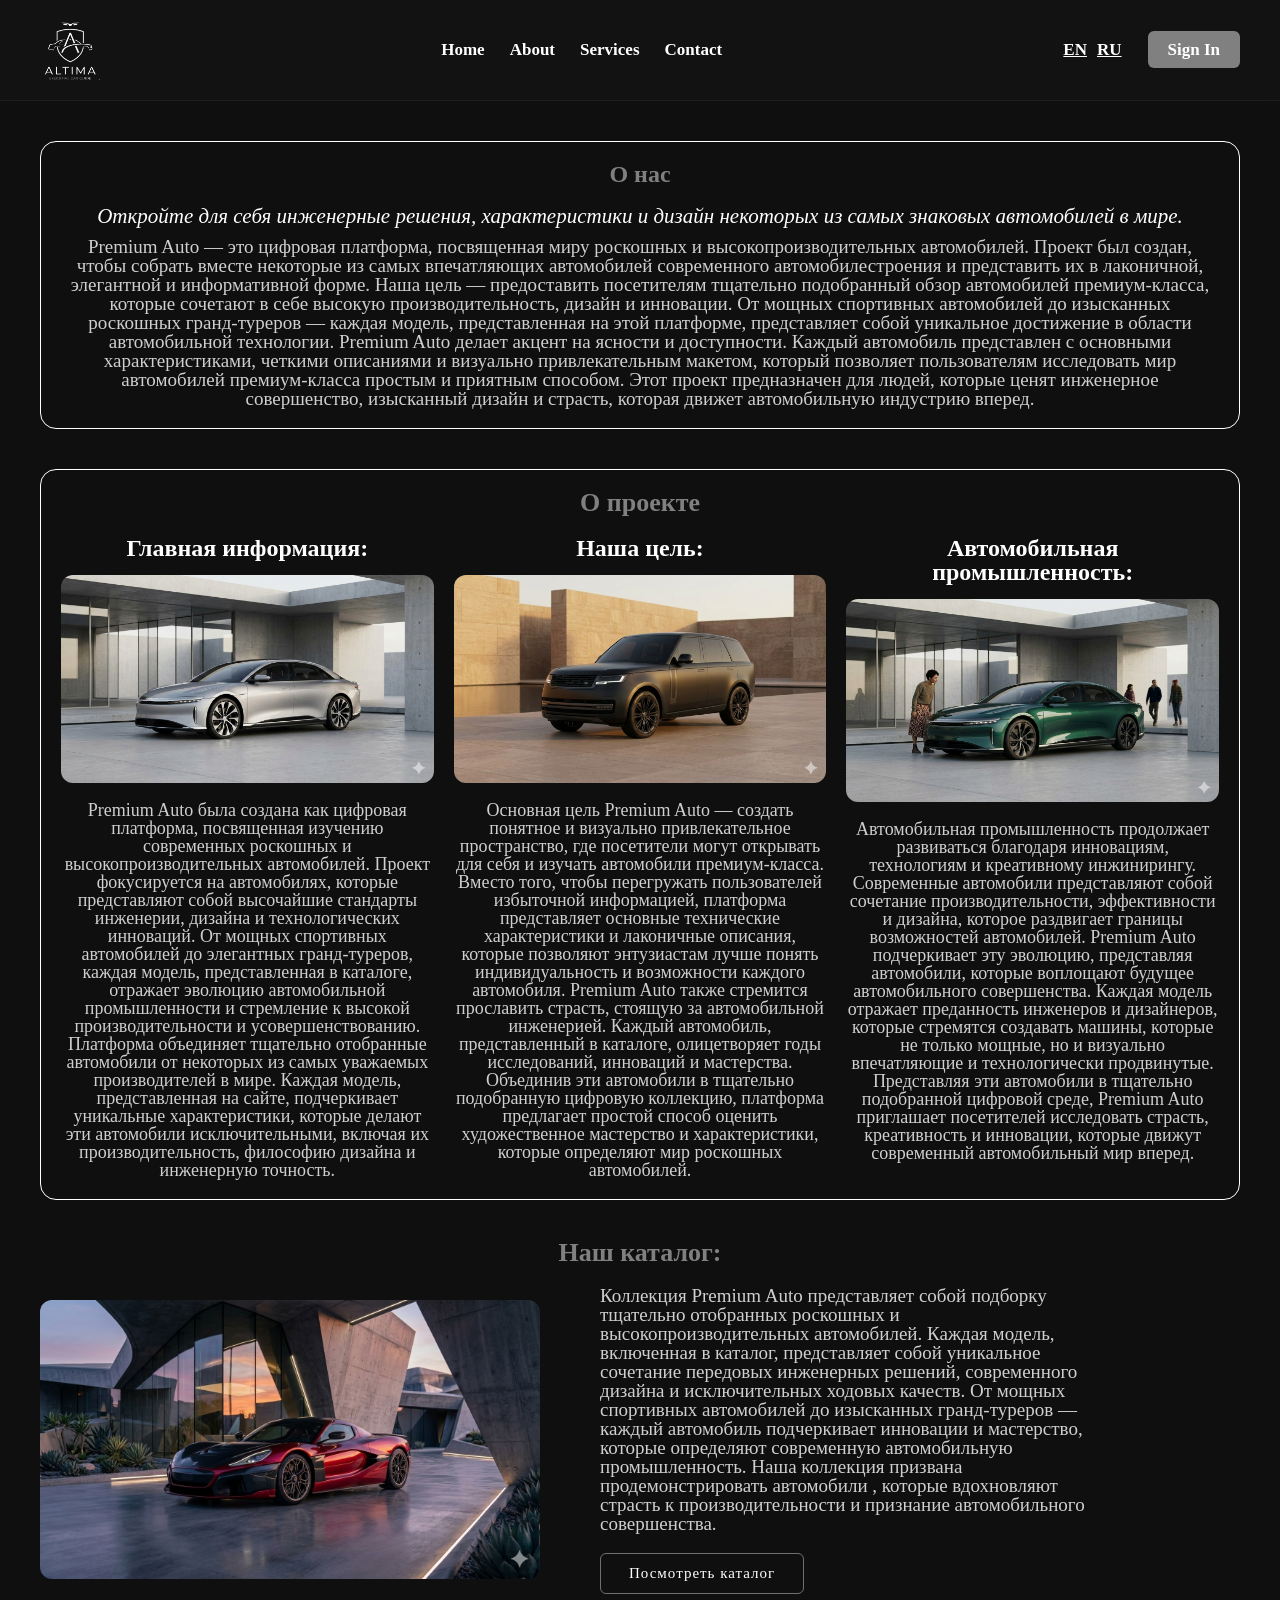
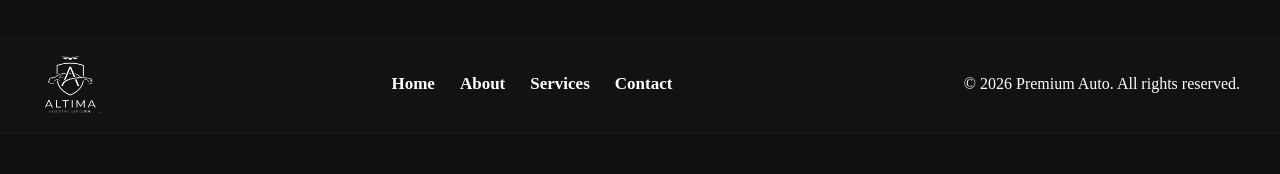
<file: ruabout.html>
<!DOCTYPE html>
<html lang="en">

<head>
    <meta charset="UTF-8">
    <meta name="viewport" content="width=device-width, initial-scale=1.0">
    <link rel="preconnect" href="https://fonts.googleapis.com">
    <link rel="preconnect" href="https://fonts.gstatic.com" crossorigin>
    <link
        href="https://fonts.googleapis.com/css2?family=Inter:ital,opsz,wght@0,14..32,100..900;1,14..32,100..900&display=swap"
        rel="stylesheet">
    <link rel="stylesheet" href="styles/style.css">
    <link rel="stylesheet" href="styles/reset.css">
    <link rel="stylesheet" href="styles/about.css">
    <title>Premium auto | About</title>
</head>

<body>
    <header class="header">
        <div class="container">
            <div class="header-content">
                <div class="header-logo">
                    <img class="logo-image" src="assets/images/palogo.png" alt="Logo">
                </div>
                <button class="burger" id="burger">
                    <span></span>
                    <span></span>
                    <span></span>
                </button>
                <nav class="nav">
                    <ul class="nav-list">
                        <li class="nav-item">
                            <a href="ru.html" class="nav-link">Home</a>
                        </li>
                        <li class="nav-item">
                            <a href="ruabout.html" class="nav-link">About</a>
                        </li>
                        <li class="nav-item">
                            <a href="ruservice.html" class="nav-link">Services</a>
                        </li>
                        <li class="nav-item">
                            <a href="rucontact.html" class="nav-link">Contact</a>
                        </li>
                    </ul>
                </nav>
                <div class="language">
                    <a href="about.html" class="lng-select-1 language-select">EN</a>
                    <a href="ruabout.html" class="lng-select-2 language-select">RU</a>
                </div>
                <div class="header-button">
                    <a href="signin.html" class="button">Sign In</a>
                </div>
            </div>
        </div>
    </header>
    <main class="main">
        <div class="container">
            <section class="about-hero">
                <div class="about-hero-content">
                    <h3 class="about-hero-title">
                        О нас
                    </h3>
                    <blockquote class="subtitle">
                        <i>Откройте для себя инженерные решения, характеристики и дизайн некоторых из самых знаковых
                            автомобилей в мире.</i>
                    </blockquote>
                    <div class="about-hero-text">
                        Premium Auto — это цифровая платформа, посвященная миру роскошных и высокопроизводительных
                        автомобилей. Проект был создан, чтобы собрать вместе некоторые из самых впечатляющих автомобилей
                        современного автомобилестроения и представить их в лаконичной, элегантной и информативной форме.

                        Наша цель — предоставить посетителям тщательно подобранный обзор автомобилей премиум-класса,
                        которые сочетают в себе
                        высокую производительность, дизайн и инновации. От мощных спортивных автомобилей до изысканных
                        роскошных гранд-туреров —
                        каждая модель, представленная на этой платформе, представляет собой уникальное достижение в
                        области автомобильной технологии.

                        Premium Auto делает акцент на ясности и доступности. Каждый автомобиль представлен с основными
                        характеристиками, четкими описаниями и визуально привлекательным макетом, который позволяет
                        пользователям исследовать
                        мир автомобилей премиум-класса простым и приятным способом.

                        Этот проект предназначен для людей, которые ценят инженерное совершенство, изысканный дизайн и
                        страсть, которая движет автомобильную индустрию вперед.
                    </div>
                </div>
            </section>
            <section class="about-project">
                <div class="about-project-content">
                    <h3 class="about-project-title">
                        О проекте
                    </h3>
                    <div class="about-project-cards">
                        <div class="about-project-card">
                            <h3 class="about-project-card-title">
                                Главная информация:
                            </h3>
                            <div class="about-project-card-img">
                                <img src="assets/images/about-hero-1.png" alt="car-img">
                            </div>
                            <div class="about-project-card-text">
                                <p>
                                    Premium Auto была создана как цифровая платформа, посвященная изучению
                                    современных роскошных и высокопроизводительных автомобилей. Проект фокусируется на
                                    автомобилях, которые
                                    представляют собой высочайшие стандарты инженерии, дизайна и технологических
                                    инноваций. От мощных спортивных автомобилей до элегантных гранд-туреров, каждая
                                    модель, представленная
                                    в каталоге, отражает эволюцию автомобильной промышленности и стремление к
                                    высокой производительности и усовершенствованию.
                                    Платформа объединяет тщательно отобранные автомобили от некоторых из самых
                                    уважаемых производителей в мире. Каждая модель, представленная на сайте,
                                    подчеркивает
                                    уникальные характеристики, которые делают эти автомобили исключительными, включая их
                                    производительность, философию дизайна и инженерную точность.
                                </p>
                            </div>
                        </div>
                        <div class="about-project-card">
                            <h3 class="about-project-card-title">
                                Наша цель:
                            </h3>
                            <div class="about-project-card-img">
                                <img src="assets/images/about-hero-2.png" alt="car-img">
                            </div>
                            <div class="about-project-card-text">
                                <p>
                                    Основная цель Premium Auto — создать понятное и визуально привлекательное
                                    пространство, где
                                    посетители могут открывать для себя и изучать автомобили премиум-класса. Вместо
                                    того, чтобы перегружать пользователей
                                    избыточной информацией, платформа представляет основные технические характеристики и
                                    лаконичные описания, которые позволяют энтузиастам лучше понять индивидуальность и
                                    возможности каждого автомобиля.

                                    Premium Auto также стремится прославить страсть, стоящую за автомобильной
                                    инженерией. Каждый
                                    автомобиль, представленный в каталоге, олицетворяет годы исследований, инноваций и
                                    мастерства. Объединив эти автомобили в тщательно подобранную цифровую коллекцию,
                                    платформа предлагает простой способ оценить художественное мастерство и
                                    характеристики, которые
                                    определяют мир роскошных автомобилей.
                                </p>
                            </div>
                        </div>
                        <div class="about-project-card">
                            <h3 class="about-project-card-title">
                                Автомобильная промышленность:
                            </h3>
                            <div class="about-project-card-img">
                                <img src="assets/images/about-hero-3.png" alt="car-img">
                            </div>
                            <div class="about-project-card-text">
                                <p>
                                    Автомобильная промышленность продолжает развиваться благодаря инновациям,
                                    технологиям и
                                    креативному инжинирингу. Современные автомобили представляют собой сочетание
                                    производительности,
                                    эффективности и дизайна, которое раздвигает границы возможностей автомобилей.

                                    Premium Auto подчеркивает эту эволюцию, представляя автомобили, которые воплощают
                                    будущее
                                    автомобильного совершенства. Каждая модель отражает преданность инженеров и
                                    дизайнеров, которые стремятся создавать машины, которые не только мощные, но и
                                    визуально
                                    впечатляющие и технологически продвинутые.

                                    Представляя эти автомобили в тщательно подобранной цифровой среде, Premium Auto
                                    приглашает
                                    посетителей исследовать страсть, креативность и инновации, которые движут
                                    современный
                                    автомобильный мир вперед.
                                </p>
                            </div>
                        </div>
                    </div>
                </div>
            </section>
            <section class="our-collection">
                <h3 class="our-collection-title">
                    Наш каталог:
                </h3>
                <div class="our-collection-content">
                    <img src="assets/images/our-collection-img.png" alt="car-image" class="our-collection-img">
                    <div class="our-collection-info">
                        <p class="our-collection-text">
                            Коллекция Premium Auto представляет собой подборку тщательно отобранных роскошных и
                            высокопроизводительных
                            автомобилей. Каждая модель, включенная в каталог, представляет собой уникальное сочетание
                            передовых
                            инженерных решений, современного дизайна и исключительных ходовых качеств.

                            От мощных спортивных автомобилей до изысканных гранд-туреров — каждый автомобиль
                            подчеркивает инновации
                            и
                            мастерство, которые определяют современную автомобильную промышленность. Наша коллекция
                            призвана продемонстрировать
                            автомобили
                            , которые вдохновляют страсть к производительности и признание автомобильного совершенства.
                        </p>
                        <a href="ru.html#catalog" class="our-collection-btn">
                            Посмотреть каталог
                        </a>
                    </div>
                </div>
            </section>
        </div>
    </main>
    <footer class="footer header">
        <div class="container">
            <div class="footer-content header-content">
                <div class="footer-logo">
                    <img src="assets/images/palogo.png" alt="Logo" class="logo-image">
                </div>
                <nav class="footer-nav nav">
                    <ul class="nav-list">
                        <li class="nav-item">
                            <a href="ru.html" class="nav-link">Home</a>
                        </li>
                        <li class="nav-item">
                            <a href="ruabout.html" class="nav-link">About</a>
                        </li>
                        <li class="nav-item">
                            <a href="ruservice.html" class="nav-link">Services</a>
                        </li>
                        <li class="nav-item">
                            <a href="rucontact.html" class="nav-link">Contact</a>
                        </li>
                    </ul>
                </nav>
                <div class="footer-info">
                    <div class="footer-info-txt">
                        <p><b>© 2026 Premium Auto. All rights reserved.</b></p>
                    </div>
                </div>
            </div>
        </div>
    </footer>
    <script src="js/burger.js"></script>
</body>

</html>
</file>
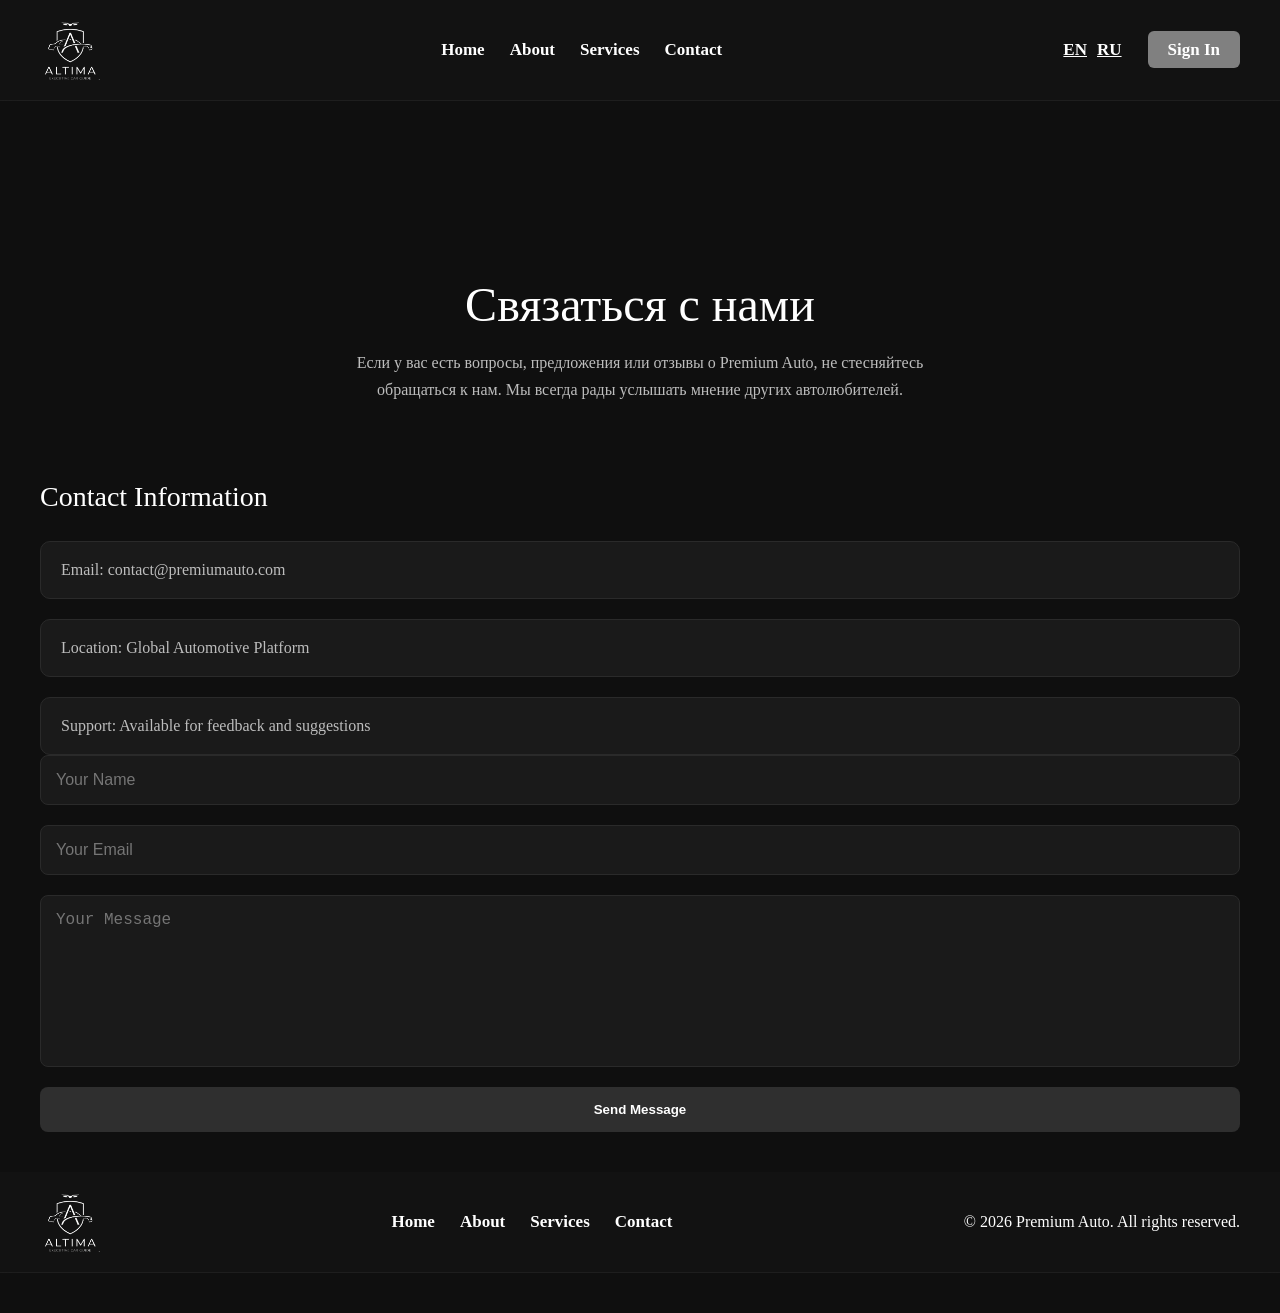
<file: rucontact.html>
<!DOCTYPE html>
<html lang="en">

<head>
    <meta charset="UTF-8">
    <meta name="viewport" content="width=device-width, initial-scale=1.0">
    <link rel="preconnect" href="https://fonts.googleapis.com">
    <link rel="preconnect" href="https://fonts.gstatic.com" crossorigin>
    <link
        href="https://fonts.googleapis.com/css2?family=Inter:ital,opsz,wght@0,14..32,100..900;1,14..32,100..900&display=swap"
        rel="stylesheet">
    <link rel="stylesheet" href="styles/style.css">
    <link rel="stylesheet" href="styles/reset.css">
    <link rel="stylesheet" href="styles/contact.css">
    <title>Premium auto | Contact</title>
</head>

<body>
    <header class="header">
        <div class="container">
            <div class="header-content">
                <div class="header-logo">
                    <img class="logo-image" src="assets/images/palogo.png" alt="Logo">
                </div>
                <button class="burger" id="burger">
                    <span></span>
                    <span></span>
                    <span></span>
                </button>
                <nav class="nav">
                    <ul class="nav-list">
                        <li class="nav-item">
                            <a href="ru.html" class="nav-link">Home</a>
                        </li>
                        <li class="nav-item">
                            <a href="ruabout.html" class="nav-link">About</a>
                        </li>
                        <li class="nav-item">
                            <a href="ruservice.html" class="nav-link">Services</a>
                        </li>
                        <li class="nav-item">
                            <a href="rucontact.html" class="nav-link">Contact</a>
                        </li>
                    </ul>
                </nav>
                <div class="language">
                    <a href="contact.html" class="lng-select-1 language-select">EN</a>
                    <a href="rucontact.html" class="lng-select-2 language-select">RU</a>
                </div>
                <div class="header-button">
                    <a href="signin.html" class="button">Sign In</a>
                </div>
            </div>
        </div>
    </header>
    <main class="main">
        <div class="container">
            <section class="hero-contact">
                <h3 class="hero-contact-title">
                    Связаться с нами
                </h3>
                <p class="hero-contact-text">
                    Если у вас есть вопросы, предложения или отзывы о Premium Auto, не стесняйтесь обращаться к нам. Мы
                    всегда рады услышать мнение других автолюбителей.
                </p>
            </section>
            <section class="contact-info">
                <h3 class="contact-info-title">
                    Contact Information
                </h3>
                <ul class="contact-info-list">
                    <li class="contact-info-item">
                        <p class="contact-info-item-text">
                            Email: contact@premiumauto.com
                        </p>
                    </li>
                    <li class="contact-info-item">
                        <p class="contact-info-item-text">
                            Location: Global Automotive Platform
                        </p>
                    </li>
                    <li class="contact-info-item">
                        <p class="contact-info-item-text">
                            Support: Available for feedback and suggestions
                        </p>
                    </li>
                </ul>
            </section>
            <section class="contact-form-info">
                <form class="contact-form">
                    <input type="text" placeholder="Your Name">
                    <input type="email" placeholder="Your Email">
                    <textarea placeholder="Your Message"></textarea>
                    <button>Send Message</button>
                </form>
            </section>
        </div>
    </main>
    <footer class="footer header">
        <div class="container">
            <div class="footer-content header-content">
                <div class="footer-logo">
                    <img src="assets/images/palogo.png" alt="Logo" class="logo-image">
                </div>
                <nav class="footer-nav nav">
                    <ul class="nav-list">
                        <li class="nav-item">
                            <a href="ru.html" class="nav-link">Home</a>
                        </li>
                        <li class="nav-item">
                            <a href="ruabout.html" class="nav-link">About</a>
                        </li>
                        <li class="nav-item">
                            <a href="ruservice.html" class="nav-link">Services</a>
                        </li>
                        <li class="nav-item">
                            <a href="rucontact.html" class="nav-link">Contact</a>
                        </li>
                    </ul>
                </nav>
                <div class="footer-info">
                    <div class="footer-info-txt">
                        <p><b>© 2026 Premium Auto. All rights reserved.</b></p>
                    </div>
                </div>
            </div>
        </div>
    </footer>
    <script src="js/burger.js"></script>
</body>

</html>
</file>
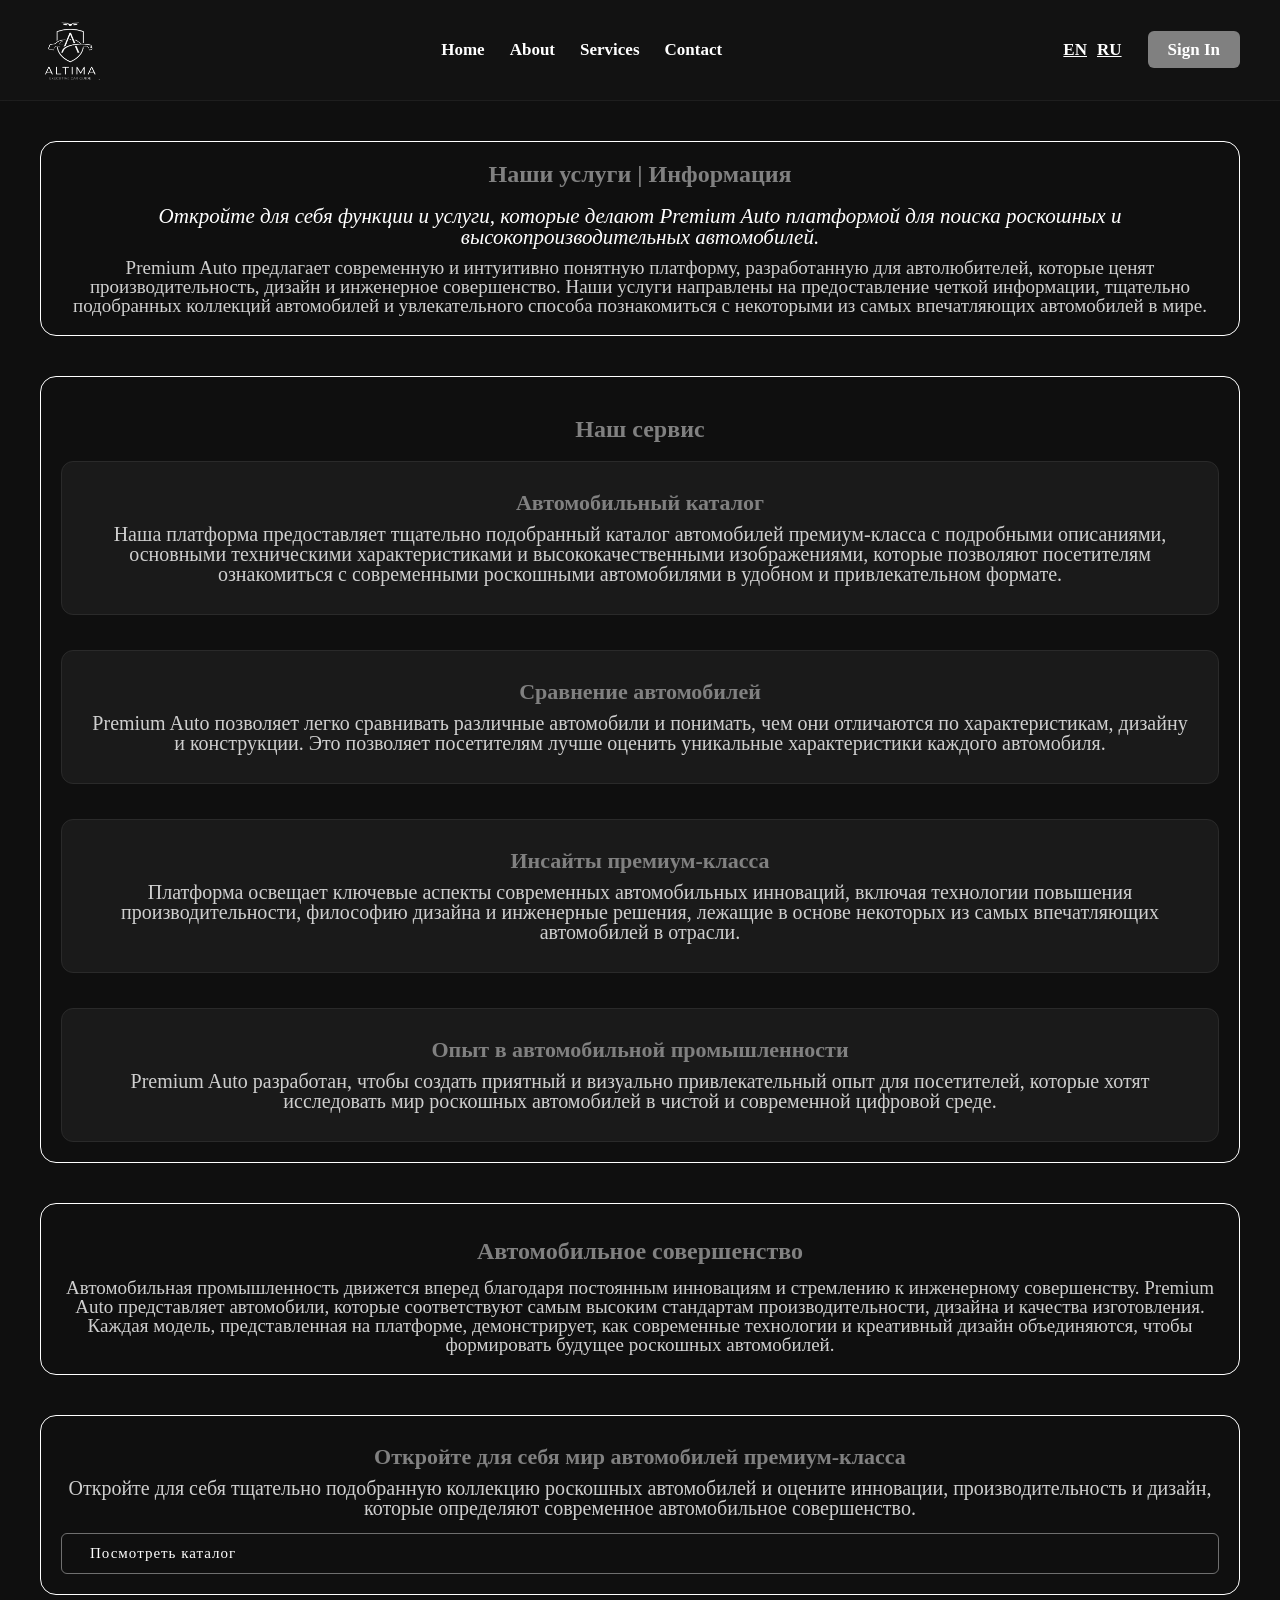
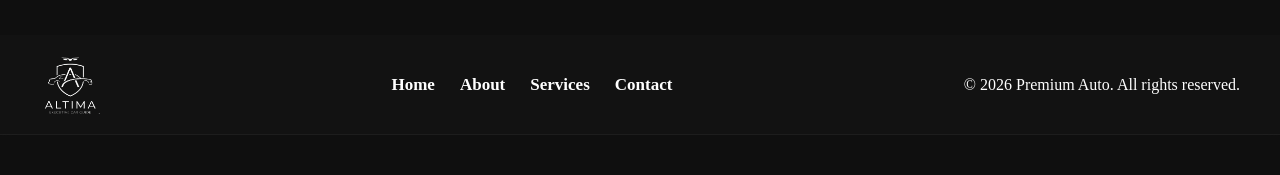
<file: ruservice.html>
<!DOCTYPE html>
<html lang="en">

<head>
    <meta charset="UTF-8">
    <meta name="viewport" content="width=device-width, initial-scale=1.0">
    <link rel="preconnect" href="https://fonts.googleapis.com">
    <link rel="preconnect" href="https://fonts.gstatic.com" crossorigin>
    <link
        href="https://fonts.googleapis.com/css2?family=Inter:ital,opsz,wght@0,14..32,100..900;1,14..32,100..900&display=swap"
        rel="stylesheet">
    <link rel="stylesheet" href="styles/style.css">
    <link rel="stylesheet" href="styles/reset.css">
    <link rel="stylesheet" href="styles/service.css">
    <title>Premium auto | Services</title>
</head>

<body>
    <header class="header">
        <div class="container">
            <div class="header-content">
                <div class="header-logo">
                    <img class="logo-image" src="assets/images/palogo.png" alt="Logo">
                </div>
                <button class="burger" id="burger">
                    <span></span>
                    <span></span>
                    <span></span>
                </button>
                <nav class="nav">
                    <ul class="nav-list">
                        <li class="nav-item">
                            <a href="ru.html" class="nav-link">Home</a>
                        </li>
                        <li class="nav-item">
                            <a href="ruabout.html" class="nav-link">About</a>
                        </li>
                        <li class="nav-item">
                            <a href="ruservice.html" class="nav-link">Services</a>
                        </li>
                        <li class="nav-item">
                            <a href="rucontact.html" class="nav-link">Contact</a>
                        </li>
                    </ul>
                </nav>
                <div class="language">
                    <a href="service.html" class="lng-select-1 language-select">EN</a>
                    <a href="ruservice.html" class="lng-select-2 language-select">RU</a>
                </div>
                <div class="header-button">
                    <a href="#" class="button">Sign In</a>
                </div>
            </div>
        </div>
    </header>
    <main class="main">
        <div class="container">
            <section class="hero-our-service">
                <h3 class="hero-our-service-title">
                    Наши услуги | Информация
                </h3>
                <blockquote class="subtitle">
                    Откройте для себя функции и услуги, которые делают Premium Auto платформой для поиска роскошных и
                    высокопроизводительных автомобилей.
                </blockquote>
                <p class="hero-our-service-text">
                    Premium Auto предлагает современную и интуитивно понятную платформу, разработанную для
                    автолюбителей, которые
                    ценят производительность, дизайн и инженерное совершенство. Наши услуги направлены на предоставление
                    четкой
                    информации, тщательно подобранных коллекций автомобилей и увлекательного способа познакомиться с
                    некоторыми из самых
                    впечатляющих автомобилей в мире.
                </p>
            </section>
            <section class="our-service-info">
                <h3 class="our-service-info-title">
                    Наш сервис
                </h3>
                <div class="our-service-info-cards">
                    <div class="our-service-info-card">
                        <h3 class="our-service-info-card-title">
                            Автомобильный каталог
                        </h3>
                        <p class="our-service-info-card-text">
                            Наша платформа предоставляет тщательно подобранный каталог автомобилей премиум-класса с
                            подробными описаниями,
                            основными техническими характеристиками и высококачественными изображениями, которые
                            позволяют посетителям ознакомиться с современными
                            роскошными
                            автомобилями в удобном и привлекательном формате.
                        </p>
                    </div>
                    <div class="our-service-info-card">
                        <h3 class="our-service-info-card-title">
                            Сравнение автомобилей
                        </h3>
                        <p class="our-service-info-card-text">
                            Premium Auto позволяет легко сравнивать различные автомобили и понимать, чем они отличаются
                            по
                            характеристикам, дизайну и конструкции. Это позволяет посетителям лучше оценить уникальные
                            характеристики каждого автомобиля.
                        </p>
                    </div>
                    <div class="our-service-info-card">
                        <h3 class="our-service-info-card-title">
                            Инсайты премиум-класса
                        </h3>
                        <p class="our-service-info-card-text">
                            Платформа освещает ключевые аспекты современных автомобильных инноваций, включая технологии
                            повышения производительности,
                            философию дизайна и инженерные решения, лежащие в основе некоторых из самых
                            впечатляющих автомобилей в отрасли.
                        </p>
                    </div>
                    <div class="our-service-info-card">
                        <h3 class="our-service-info-card-title">
                            Опыт в автомобильной промышленности
                        </h3>
                        <p class="our-service-info-card-text">
                            Premium Auto разработан, чтобы создать приятный и визуально привлекательный опыт для
                            посетителей, которые хотят исследовать мир роскошных автомобилей в чистой и современной
                            цифровой
                            среде.
                        </p>
                    </div>
                </div>
            </section>
            <section class="benefits-info">
                <h3 class="benefits-info-title">
                    Автомобильное совершенство
                </h3>
                <p class="benefits-info-text">
                    Автомобильная промышленность движется вперед благодаря постоянным инновациям и стремлению к
                    инженерному совершенству.
                    Premium Auto представляет автомобили, которые соответствуют самым высоким стандартам
                    производительности, дизайна и
                    качества изготовления. Каждая модель, представленная на платформе, демонстрирует, как современные
                    технологии и креативный
                    дизайн объединяются, чтобы формировать будущее роскошных автомобилей.
                </p>
            </section>
            <section class="final-block">
                <h3 class="final-block-title">
                    Откройте для себя мир автомобилей премиум-класса
                </h3>
                <p class="final-block-text">
                    Откройте для себя тщательно подобранную коллекцию роскошных автомобилей и оцените инновации, производительность и дизайн,
                    которые определяют современное автомобильное совершенство.
                </p>
                <a href="ru.html#catalog" class="final-block-btn collection-btn">
                    Посмотреть каталог
                </a>
            </section>
        </div>
    </main>
    <footer class="footer header">
        <div class="container">
            <div class="footer-content header-content">
                <div class="footer-logo">
                    <img src="assets/images/palogo.png" alt="Logo" class="logo-image">
                </div>
                <nav class="footer-nav nav">
                    <ul class="nav-list">
                        <li class="nav-item">
                            <a href="ru.html" class="nav-link">Home</a>
                        </li>
                        <li class="nav-item">
                            <a href="ruabout.html" class="nav-link">About</a>
                        </li>
                        <li class="nav-item">
                            <a href="ruservice.html" class="nav-link">Services</a>
                        </li>
                        <li class="nav-item">
                            <a href="rucontact.html" class="nav-link">Contact</a>
                        </li>
                    </ul>
                </nav>
                <div class="footer-info">
                    <div class="footer-info-txt">
                        <p><b>© 2026 Premium Auto. All rights reserved.</b></p>
                    </div>
                </div>
            </div>
        </div>
    </footer>
    <script src="js/burger.js"></script>
</body>

</html>
</file>
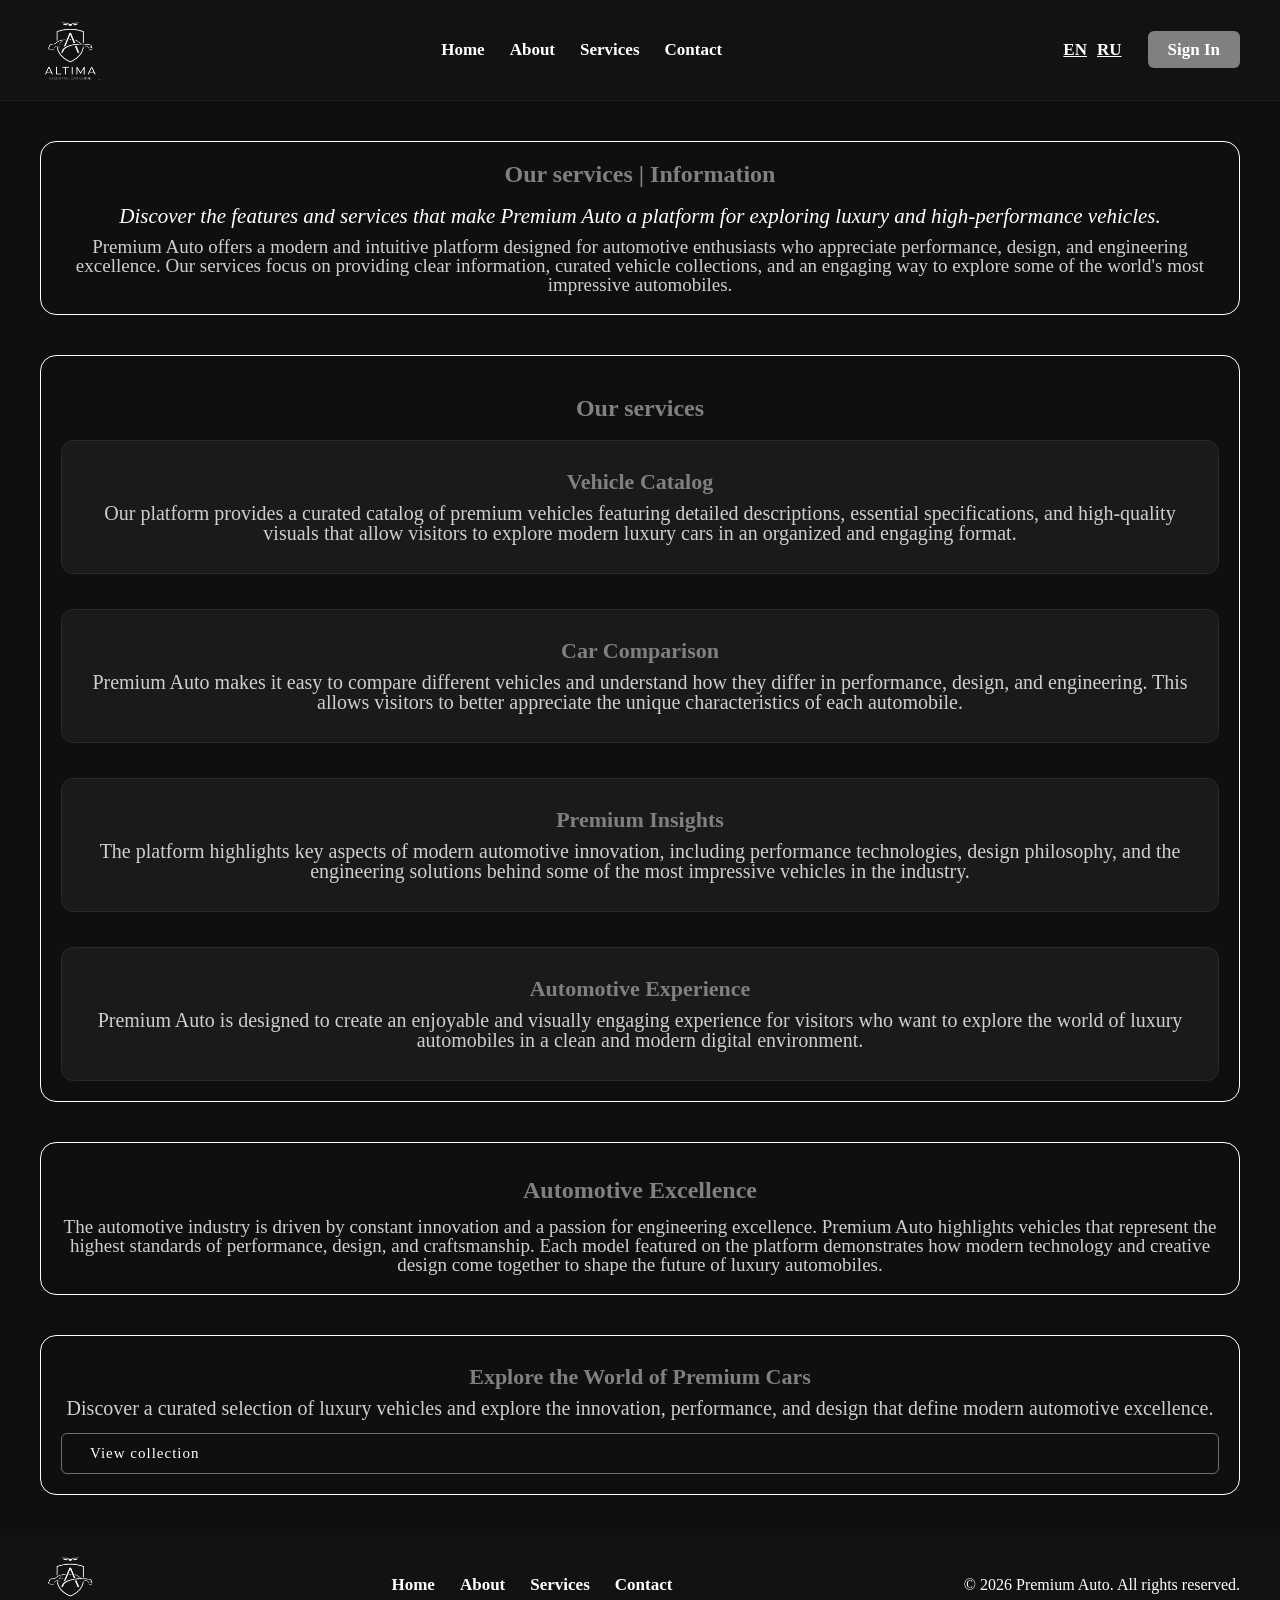
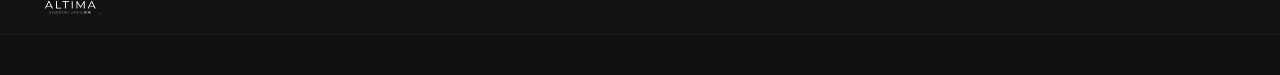
<file: service.html>
<!DOCTYPE html>
<html lang="en">

<head>
    <meta charset="UTF-8">
    <meta name="viewport" content="width=device-width, initial-scale=1.0">
    <link rel="preconnect" href="https://fonts.googleapis.com">
    <link rel="preconnect" href="https://fonts.gstatic.com" crossorigin>
    <link
        href="https://fonts.googleapis.com/css2?family=Inter:ital,opsz,wght@0,14..32,100..900;1,14..32,100..900&display=swap"
        rel="stylesheet">
    <link rel="stylesheet" href="styles/style.css">
    <link rel="stylesheet" href="styles/reset.css">
    <link rel="stylesheet" href="styles/service.css">
    <title>Premium auto | Services</title>
</head>

<body>
    <header class="header">
        <div class="container">
            <div class="header-content">
                <div class="header-logo">
                    <img class="logo-image" src="assets/images/palogo.png" alt="Logo">
                </div>
                <button class="burger" id="burger">
                    <span></span>
                    <span></span>
                    <span></span>
                </button>
                <nav class="nav">
                    <ul class="nav-list">
                        <li class="nav-item">
                            <a href="index.html" class="nav-link">Home</a>
                        </li>
                        <li class="nav-item">
                            <a href="about.html" class="nav-link">About</a>
                        </li>
                        <li class="nav-item">
                            <a href="service.html" class="nav-link">Services</a>
                        </li>
                        <li class="nav-item">
                            <a href="#" class="nav-link">Contact</a>
                        </li>
                    </ul>
                </nav>
                <div class="language">
                    <a href="#" class="lng-select-1 language-select">EN</a>
                    <a href="ruservice.html" class="lng-select-2 language-select">RU</a>
                </div>
                <div class="header-button">
                    <a href="#" class="button">Sign In</a>
                </div>
            </div>
        </div>
    </header>
    <main class="main">
        <div class="container">
            <section class="hero-our-service">
                <h3 class="hero-our-service-title">
                    Our services | Information
                </h3>
                <blockquote class="subtitle">
                    Discover the features and services that make Premium Auto a platform for exploring luxury and
                    high-performance vehicles.
                </blockquote>
                <p class="hero-our-service-text">
                    Premium Auto offers a modern and intuitive platform designed for automotive enthusiasts who
                    appreciate performance, design, and engineering excellence. Our services focus on providing clear
                    information, curated vehicle collections, and an engaging way to explore some of the world's most
                    impressive automobiles.
                </p>
            </section>
            <section class="our-service-info">
                <h3 class="our-service-info-title">
                    Our services
                </h3>
                <div class="our-service-info-cards">
                    <div class="our-service-info-card">
                        <h3 class="our-service-info-card-title">
                            Vehicle Catalog
                        </h3>
                        <p class="our-service-info-card-text">
                            Our platform provides a curated catalog of premium vehicles featuring detailed descriptions,
                            essential specifications, and high-quality visuals that allow visitors to explore modern
                            luxury
                            cars in an organized and engaging format.
                        </p>
                    </div>
                    <div class="our-service-info-card">
                        <h3 class="our-service-info-card-title">
                            Car Comparison
                        </h3>
                        <p class="our-service-info-card-text">
                            Premium Auto makes it easy to compare different vehicles and understand how they differ in
                            performance, design, and engineering. This allows visitors to better appreciate the unique
                            characteristics of each automobile.
                        </p>
                    </div>
                    <div class="our-service-info-card">
                        <h3 class="our-service-info-card-title">
                            Premium Insights
                        </h3>
                        <p class="our-service-info-card-text">
                            The platform highlights key aspects of modern automotive innovation, including performance
                            technologies, design philosophy, and the engineering solutions behind some of the most
                            impressive vehicles in the industry.
                        </p>
                    </div>
                    <div class="our-service-info-card">
                        <h3 class="our-service-info-card-title">
                            Automotive Experience
                        </h3>
                        <p class="our-service-info-card-text">
                            Premium Auto is designed to create an enjoyable and visually engaging experience for
                            visitors who want to explore the world of luxury automobiles in a clean and modern digital
                            environment.
                        </p>
                    </div>
                </div>
            </section>
            <section class="benefits-info">
                <h3 class="benefits-info-title">
                    Automotive Excellence
                </h3>
                <p class="benefits-info-text">
                    The automotive industry is driven by constant innovation and a passion for engineering excellence.
                    Premium Auto highlights vehicles that represent the highest standards of performance, design, and
                    craftsmanship. Each model featured on the platform demonstrates how modern technology and creative
                    design come together to shape the future of luxury automobiles.
                </p>
            </section>
            <section class="final-block">
                <h3 class="final-block-title">
                    Explore the World of Premium Cars
                </h3>
                <p class="final-block-text">
                    Discover a curated selection of luxury vehicles and explore the innovation, performance, and design
                    that define modern automotive excellence.
                </p>
                <a href="index.html#catalog" class="final-block-btn collection-btn">
                    View collection
                </a>
            </section>
        </div>
    </main>
    <footer class="footer header">
        <div class="container">
            <div class="footer-content header-content">
                <div class="footer-logo">
                    <img src="assets/images/palogo.png" alt="Logo" class="logo-image">
                </div>
                <nav class="footer-nav nav">
                    <ul class="nav-list">
                        <li class="nav-item">
                            <a href="index.html" class="nav-link">Home</a>
                        </li>
                        <li class="nav-item">
                            <a href="about.html" class="nav-link">About</a>
                        </li>
                        <li class="nav-item">
                            <a href="service.html" class="nav-link">Services</a>
                        </li>
                        <li class="nav-item">
                            <a href="#" class="nav-link">Contact</a>
                        </li>
                    </ul>
                </nav>
                <div class="footer-info">
                    <div class="footer-info-txt">
                        <p><b>© 2026 Premium Auto. All rights reserved.</b></p>
                    </div>
                </div>
            </div>
        </div>
    </footer>
    <script src="js/burger.js"></script>
</body>

</html>
</file>
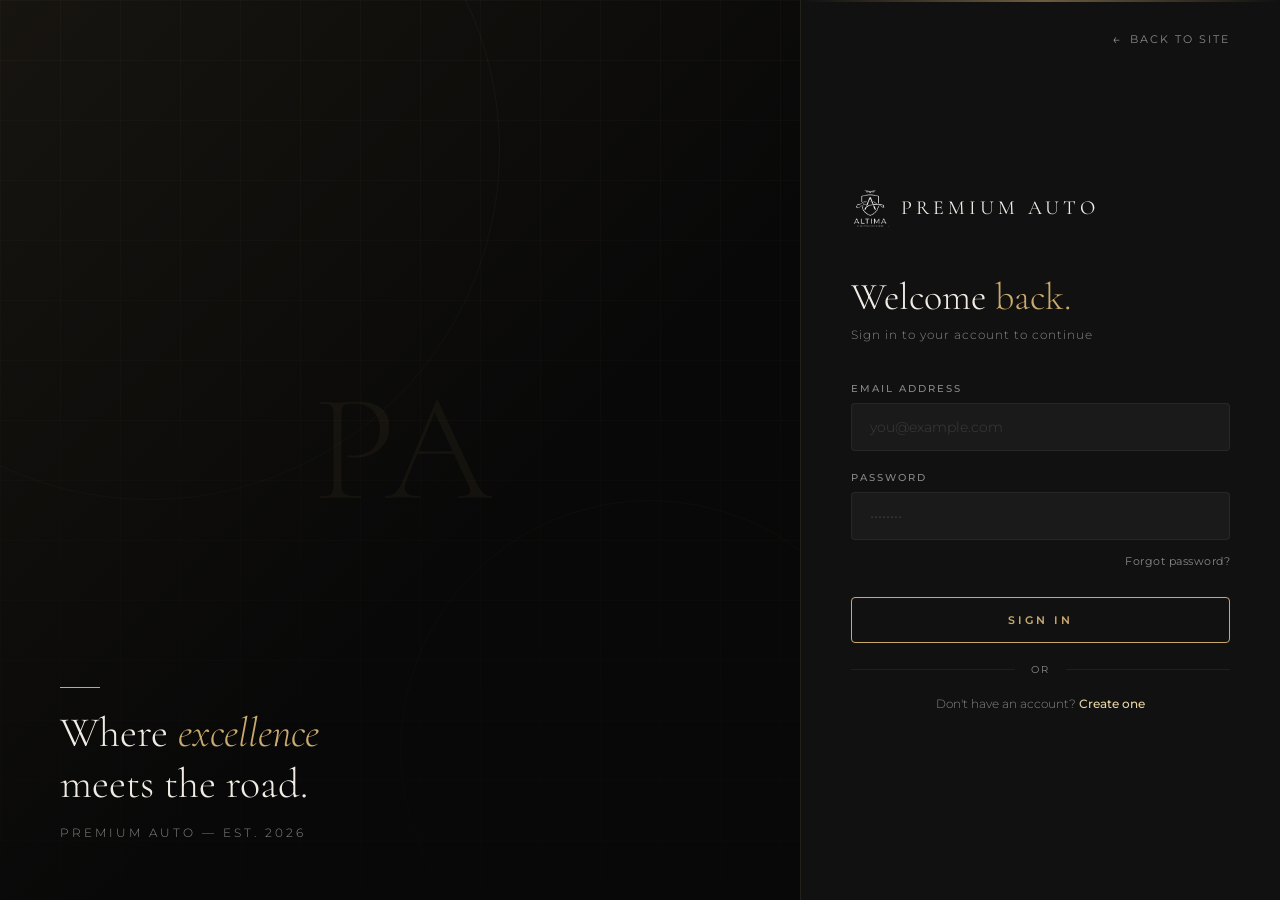
<file: signin.html>
<!DOCTYPE html>
<html lang="en">
<head>
    <meta charset="UTF-8">
    <meta name="viewport" content="width=device-width, initial-scale=1.0">
    <title>Premium Auto | Sign In</title>
    <link rel="preconnect" href="https://fonts.googleapis.com">
    <link rel="preconnect" href="https://fonts.gstatic.com" crossorigin>
    <link href="https://fonts.googleapis.com/css2?family=Cormorant+Garamond:ital,wght@0,300;0,400;0,600;1,300;1,400&family=Montserrat:wght@300;400;500;600&display=swap" rel="stylesheet">
    <link rel="stylesheet" href="styles/signin.css">
</head>
<body>

    <div class="panel-left">
        <div class="bg-grid"></div>
        <div class="bg-lines"></div>
        <div class="panel-left-label">
            <span class="big-letter">PA</span>
        </div>
        <div class="panel-left-tagline">
            <div class="gold-line"></div>
            <h2>Where <em>excellence</em><br>meets the road.</h2>
            <p>Premium Auto — Est. 2026</p>
        </div>
    </div>

    <div class="panel-right">
        <div class="signin-back">
            <a href="index.html">Back to site</a>
        </div>
        <div class="signin-logo">
            <img src="assets/images/palogo.png" alt="Logo">
            <span class="signin-logo-text">Premium Auto</span>
        </div>
        <div class="signin-heading">
            <h1>Welcome <span>back.</span></h1>
            <p>Sign in to your account to continue</p>
        </div>
        <form class="signin-form" id="signinForm">
            <div class="form-group">
                <label for="email">Email address</label>
                <input type="email" id="email" placeholder="you@example.com">
            </div>
            <div class="form-group">
                <label for="password">Password</label>
                <input type="password" id="password" placeholder="••••••••">
            </div>
            <div class="form-forgot">
                <a href="#">Forgot password?</a>
            </div>
            <button type="submit" class="btn-submit">
                <span>Sign In</span>
            </button>
            <div class="divider">
                <span>or</span>
            </div>
            <div class="signin-register">
                <p>Don't have an account? <a href="register.html">Create one</a></p>
            </div>
        </form>
    </div>

    <script src="js/signin.js"></script>
</body>
</html>
</file>
<file: styles/style.css>
body {
    font-family: "Inter", sans-serif;
    background-color: #0f0f0f;
    color: white;
}

.container {
    max-width: 1200px;
    margin: 0 auto;
    padding: 0 15px;
}

.subtitle {
  text-align: center;
  font-style: italic;
  font-size: 21px;
  color: white;

  margin-bottom: 10px;
}

.collection-btn {
  text-decoration: none;
  background: transparent;
  color: white;
  border: 1px solid rgba(255, 255, 255, 0.4);
  padding: 12px 28px;
  border-radius: 6px;
  font-size: 15px;
  font-weight: 500;
  letter-spacing: 1px;
  cursor: pointer;
  transition: all 0.3s ease;
}

.collection-btn:hover {
  background: white;
  color: black;
}

.header {
    position: sticky;
    top: 0;

    background: rgba(20, 20, 20, 0.7);
    backdrop-filter: blur(10px);

    padding: 20px 0;
    margin-bottom: 40px;
    border-bottom: 1px solid rgba(255, 255, 255, 0.05);
}

.header-content {
    display: flex;
    justify-content: space-between;
    align-items: center;

    gap: 16px;
}

.logo-image {
    width: 60px;
    height: 100%;
    display: block;
}

.burger {
    display: none;
    flex-direction: column;
    gap: 5px;
    background: none;
    border: none;
    cursor: pointer;
    padding: 4px;
    z-index: 100;
}

.burger span {
    display: block;
    width: 25px;
    height: 2px;
    background: white;
    border-radius: 2px;
    transition: all 0.3s ease;
}


.nav {
    flex: 1;
    display: flex;
    justify-content: center;
}

.nav-list {
    display: flex;
    gap: 25px;
    align-items: center;
}

.nav-link {
    text-decoration: none;
    color: white;
    font-size: 17px;
    font-weight: 600;

    transition: all 0.3s ease;
}

.nav-link:hover {
    text-decoration: underline;
    font-size: 19px;
    opacity: 0.8;
}

.language {
    display: flex;
    gap: 10px;
    justify-content: space-between;
    align-items: center;

    margin-right: 10px;
}

.language-select {
    text-decoration: underline;
    color: white;
    font-size: 17px;
    font-weight: 600;

    transition: all 0.3s ease;
}

.language-select:hover {
    text-decoration: none;
    color: gray;
    font-size: 19px;
    opacity: 0.8;
}

.header-button {
    background-color: gray;
    padding: 10px 20px;
    border-radius: 6px;

    display: inline-block;

    transition: transform 0.35s cubic-bezier(0.22, 1, 0.36, 1),
                box-shadow 0.35s cubic-bezier(0.22, 1, 0.36, 1);
}

.button {
    text-decoration: none;
    color: white;
    font-size: 17px;
    font-weight: 600;

    transition: all 0.3s ease;
}

.header-button:hover {
    transform: scale(1.08);
    box-shadow: 0 10px 25px rgba(0, 0, 0, 0.35);
    opacity: 0.8;
}

.about {
    margin-bottom: 60px;
}

.about-content {
    display: flex;
    align-items: center;

    padding: 45px 20px;
    border: 2px gray solid;
    border-radius: 14px;

    gap: 80px;
}

.about-image img {
    width: 500px;
    border-radius: 12px;
    display: block;
}

.about-info {
    max-width: 500px;
    display: flex;
    flex-direction: column;
    gap: 20px;
}

.about-tittle {
    color: rgb(70, 67, 67);
    margin-bottom: 15px;
    font-size: 24px;
    font-weight: 700;
}

.about-description {
    font-size: 18px;
    margin-bottom: 15px;
    width: 100%;
    font-weight: 400;
    line-height: 1.1;
}

.about-button {
    background-color: gray;
    padding: 10px 20px;
    border-radius: 6px;
}

.main {
    margin-bottom: 40px;
}

.catalog {
    margin-bottom: 50px;
}

.catalog-title {
    font-size: 28px;
    font-weight: 600;
    text-align: center;
    margin-bottom: 20px;
}

.catalog-cards {
    display: grid;
    grid-template-columns: repeat(auto-fill, minmax(300px, 1fr));
    gap: 20px;
}

.catalog-card {
    padding: 20px;
    border: 2px gray solid;
    border-radius: 14px;

    transition: all 0.3s ease;
}

.catalog-card:hover {
    transform: scale(1.05);
}

.catalog-card-tittle {
    font-size: 18px;
    font-weight: 400;
    margin-top: 10px;
    margin-bottom: 10px;
}

.catalog-card-image {
    width: 100%;
    border-radius: 12px;
    display: block;
}

.catalog-card-txt {
    font-size: 17px;
    font-weight: 200;
    margin-bottom: 10px;
}

.catalog-card-btn {
    text-decoration: none;
    color: gray;
    font-size: 18px;
    text-transform: uppercase;

    transition: all 0.3s ease;
}

.catalog-card-btn:hover {
    text-decoration: underline;
    color: white;
    font-size: 21px;
}

.why-choose-us {
    margin-bottom: 50px;
}

.why-choose-us-title {
    font-size: 28px;
    font-weight: 600;
    text-align: center;
    margin-bottom: 20px;
}

.why-choose-us-cards {
    display: grid;
    grid-template-columns: repeat(auto-fill, minmax(300px, 1fr));
    gap: 20px;
}

.why-choose-us-card {
    padding: 20px;
    border: 2px gray solid;
    border-radius: 14px;

    transition: all 0.3s ease;
}

.why-choose-us-card:hover {
    transform: scale(1.05);
}

.why-choose-us-card-title {
    font-size: 19px;
    font-weight: 300;
    margin-top: 10px;
    margin-bottom: 10px;
    color:  #cfcfcf;
}

.why-choose-us-txt span {
    margin-left: 5.5px;
    margin-right: 5.5px;
    color: white;
}

.why-choose-us-txt {
    font-size: 17px;
    font-weight: 200;
    margin-bottom: 10px;
    color: gray;
}

.modal-overlay {
    position: fixed;
    inset: 0;
    background: rgba(0, 0, 0, 0.85);
    backdrop-filter: blur(8px);
    display: flex;
    align-items: center;
    justify-content: center;
    z-index: 9999;
    animation: fadeIn 0.5s ease;
}

@keyframes fadeIn {
    from { opacity: 0; }
    to { opacity: 1; }
}

.modal {
    background: linear-gradient(145deg, #1a1a1a, #111);
    border: 1px solid rgba(255, 255, 255, 0.1);
    border-radius: 16px;
    padding: 50px 40px;
    max-width: 480px;
    width: 90%;
    text-align: center;
    box-shadow: 0 30px 80px rgba(0, 0, 0, 0.7);
    animation: slideUp 0.5s cubic-bezier(0.22, 1, 0.36, 1);
}

@keyframes slideUp {
    from { transform: translateY(40px); opacity: 0; }
    to { transform: translateY(0); opacity: 1; }
}

.modal-logo img {
    width: 70px;
    margin-bottom: 20px;
    opacity: 0.9;
}

.modal-title {
    font-size: 24px;
    font-weight: 700;
    color: white;
    letter-spacing: 1px;
    margin-bottom: 16px;
}

.modal-text {
    color: #aaa;
    font-size: 15px;
    line-height: 1.8;
    margin-bottom: 32px;
}

.modal-btn {
    background: white;
    color: black;
    border: none;
    padding: 13px 40px;
    border-radius: 6px;
    font-size: 15px;
    font-weight: 700;
    letter-spacing: 2px;
    text-transform: uppercase;
    cursor: pointer;
    transition: all 0.3s ease;
}

.modal-btn:hover {
    background: #ddd;
    transform: scale(1.05);
}

@media (max-width: 1024px) {
    .about-content {
        gap: 40px;
    }

    .about-image img {
        width: 380px;
    }
}

@media (max-width: 768px) {

    .nav {
        display: none;
    }

    .header-content {
        gap: 10px;
    }

    .about-content {
        flex-direction: column;
        gap: 30px;
        padding: 30px 15px;
        text-align: center;
        align-items: center;
    }

    .about-image img {
        width: 100%;
    }

    .about-info {
        max-width: 100%;
        align-items: center;
    }

    .catalog-cards,
    .why-choose-us-cards {
        grid-template-columns: 1fr 1fr;
    }
}

@media (max-width: 768px) {
    .burger {
        display: flex;
    }

    .nav {
        display: none;
        position: absolute;
        top: 70px;
        left: 0;
        right: 0;
        background: rgba(20, 20, 20, 0.97);
        backdrop-filter: blur(10px);
        padding: 20px;
        border-bottom: 1px solid rgba(255,255,255,0.05);
    }

    .nav.open {
        display: flex;
    }

    .nav-list {
        flex-direction: column;
        gap: 18px;
        align-items: center;
    }
}

@media (max-width: 480px) {

    .logo-image {
        width: 45px;
    }

    .language-select {
        font-size: 14px;
    }

    .button {
        font-size: 14px;
    }

    .header-button {
        padding: 8px 14px;
    }

    .about-tittle {
        font-size: 20px;
    }

    .about-description {
        font-size: 15px;
    }

    .catalog-cards,
    .why-choose-us-cards {
        grid-template-columns: 1fr;
    }

    .catalog-title,
    .why-choose-us-title {
        font-size: 22px;
    }

    .catalog-card-txt,
    .why-choose-us-txt {
        font-size: 15px;
    }

    .modal {
        padding: 24px 18px;
        max-width: 90%;
    }

    .modal-text {
        font-size: 15px;
    }

    .footer-content {
        flex-direction: column;
        text-align: center;
        gap: 16px;
    }
}
</file>
<file: styles/about.css>
.main {
  margin-top: 40px;
  margin-bottom: 40px;
}

.about-hero {
  border: 1.5px solid white;
  border-radius: 16px;
  padding: 20px 20px;

  margin-bottom: 40px;
}

.about-hero-title {
  font-size: 24px;
  text-align: center;
  font-weight: 600;
  color: gray;

  margin-bottom: 20px;
}

.subtitle {
  text-align: center;
  font-style: italic;
  font-size: 21px;
  color: white;

  margin-bottom: 10px;
}

.about-hero-text {
  text-align: center;
  width: 100%;
  font-size: 19px;
  color: #cfcfcf;
}

.about-project-content {
  border: 1.5px solid white;
  border-radius: 16px;
  padding: 20px 20px;
}

.about-project-title {
  font-size: 26px;
  text-align: center;
  font-weight: 600;
  color: gray;

  margin-bottom: 20px;
}

.about-project-cards {
  display: grid;
  grid-template-columns: repeat(auto-fill, minmax(300px, 1fr));
  gap: 20px;
}

.about-project-card-title {
  font-size: 24px;
  font-weight: 600;
  color: white;
  text-align: center;

  margin-bottom: 15px;
}

.about-project-card-img img {
  width: 100%;
  border-radius: 12px;
}

.about-project-card-text p {
  font-size: 18px;
  font-weight: 300;
  color: #cfcfcf;

  width: 100%;
  margin-top: 15px;
  text-align: center;
}

.our-collection {
  margin-top: 40px;
  margin-bottom: 40px;
}

.our-collection-title {
  font-size: 26px;
  text-align: center;
  font-weight: 600;
  color: gray;

  margin-bottom: 20px;
}

.our-collection-content {
  display: flex;
  align-items: center;
  gap: 60px;
}

.our-collection-img {
  width: 500px;
  border-radius: 12px;
}

.our-collection-text {
  max-width: 500px;
  font-size: 19px;
  color: #cfcfcf;
}

.our-collection-info {
  display: flex;
  gap: 20px;
  flex-direction: column;
  align-items: flex-start;
}

.our-collection-btn {
  text-decoration: none;
  background: transparent;
  color: white;
  border: 1px solid rgba(255, 255, 255, 0.4);
  padding: 12px 28px;
  border-radius: 6px;
  font-size: 15px;
  font-weight: 500;
  letter-spacing: 1px;
  cursor: pointer;
  transition: all 0.3s ease;
}

.our-collection-btn:hover {
  background: white;
  color: black;
}

@media (max-width: 1024px) {
    .our-collection-content {
        gap: 30px;
    }

    .our-collection-img {
        width: 380px;
    }
}

@media (max-width: 768px) {
    .about-hero-text {
        font-size: 16px;
    }

    .subtitle {
        font-size: 18px;
    }

    .about-project-cards {
        grid-template-columns: 1fr;
    }

    .our-collection-content {
        flex-direction: column;
        gap: 24px;
    }

    .our-collection-img {
        width: 100%;
    }

    .our-collection-info {
        align-items: center;
        text-align: center;
    }

    .our-collection-text {
        max-width: 100%;
        font-size: 16px;
    }
}

@media (max-width: 480px) {
    .about-hero {
        padding: 16px 14px;
    }

    .about-hero-title {
        font-size: 20px;
    }

    .subtitle {
        font-size: 16px;
    }

    .about-hero-text {
        font-size: 14px;
    }

    .about-project-content {
        padding: 16px 14px;
    }

    .about-project-title {
        font-size: 22px;
    }

    .about-project-card-title {
        font-size: 20px;
    }

    .about-project-card-text p {
        font-size: 15px;
    }

    .our-collection-title {
        font-size: 22px;
    }

    .our-collection-btn {
        width: 100%;
        text-align: center;
    }
}
</file>
<file: styles/contact.css>
.hero-contact{
    padding:140px 0 80px;
    text-align:center;
}

.hero-contact-title{
    font-size:48px;
    color:white;
    margin-bottom:20px;
}

.hero-contact-text{
    max-width:600px;
    margin:0 auto;
    color:#bdbdbd;
    line-height:1.7;
}

.contact-wrapper{
    display:flex;
    justify-content:space-between;
    gap:60px;
    padding-bottom:120px;
}

.contact-info{
    flex:1;
}

.contact-info-title{
    font-size:28px;
    margin-bottom:30px;
    color:white;
}

.contact-info-list{
    display:flex;
    flex-direction:column;
    gap:20px;
}

.contact-info-item{
    background:#1a1a1a;
    padding:20px;
    border-radius:10px;
    border:1px solid #2a2a2a;
}

.contact-info-item-text{
    color:#bdbdbd;
}

.contact-form-info{
    flex:1;
}

.contact-form{
    display:flex;
    flex-direction:column;
    gap:20px;
}

.contact-form input,
.contact-form textarea{
    background:#1a1a1a;
    border:1px solid #2a2a2a;
    padding:15px;
    border-radius:8px;
    color:white;
    font-size:16px;
}

.contact-form textarea{
    min-height:140px;
    resize:none;
}

.contact-form button{
    background:#2f2f2f;
    border:none;
    padding:15px;
    border-radius:8px;
    color:white;
    font-weight:600;
    cursor:pointer;
    transition:all 0.3s ease;
}

.contact-form button:hover{
    background:#444;
    transform:translateY(-2px);
}

.contact-form input:focus,
.contact-form textarea:focus{
    outline:none;
    border-color:#555;
}

@media (max-width: 768px) {
    .hero-contact {
        padding: 80px 0 50px;
    }

    .hero-contact-title {
        font-size: 36px;
    }

    .contact-wrapper {
        flex-direction: column;
        gap: 40px;
        padding-bottom: 60px;
    }
}

@media (max-width: 480px) {
    .hero-contact {
        padding: 50px 0 30px;
    }

    .hero-contact-title {
        font-size: 28px;
    }

    .hero-contact-text {
        font-size: 14px;
    }

    .contact-info-title {
        font-size: 22px;
    }

    .contact-info-item {
        padding: 14px;
    }

    .contact-info-item-text {
        font-size: 14px;
    }

    .contact-form input,
    .contact-form textarea {
        font-size: 14px;
        padding: 12px;
    }

    .contact-form button {
        padding: 12px;
        font-size: 14px;
    }
}
</file>
<file: styles/signin.css>
*, *::before, *::after { margin: 0; padding: 0; box-sizing: border-box; }

:root {
    --gold: #c9a96e;
    --gold-light: #e8d5a3;
    --dark: #080808;
    --dark-2: #111;
    --dark-3: #1a1a1a;
    --gray: #888;
    --light: #f0ece4;
}

body {
    font-family: 'Montserrat', sans-serif;
    background: var(--dark);
    color: var(--light);
    min-height: 100vh;
    display: flex;
    overflow: hidden;
}

.panel-left {
    flex: 1;
    position: relative;
    overflow: hidden;
    display: flex;
    flex-direction: column;
    justify-content: flex-end;
    padding: 60px;
}

.panel-left::before {
    content: '';
    position: absolute;
    inset: 0;
    background:
        linear-gradient(135deg, rgba(201,169,110,0.08) 0%, transparent 60%),
        linear-gradient(to bottom, rgba(8,8,8,0.2) 0%, rgba(8,8,8,0.85) 100%);
    z-index: 1;
}

.bg-lines {
    position: absolute;
    inset: 0;
    z-index: 0;
    overflow: hidden;
}

.bg-lines::before,
.bg-lines::after {
    content: '';
    position: absolute;
    border-radius: 50%;
    border: 1px solid rgba(201,169,110,0.07);
}

.bg-lines::before {
    width: 700px;
    height: 700px;
    top: -200px;
    left: -200px;
    animation: rotateSlow 30s linear infinite;
}

.bg-lines::after {
    width: 500px;
    height: 500px;
    bottom: -100px;
    right: -100px;
    animation: rotateSlow 20s linear infinite reverse;
}

@keyframes rotateSlow {
    from { transform: rotate(0deg); }
    to { transform: rotate(360deg); }
}

.bg-grid {
    position: absolute;
    inset: 0;
    background-image:
        linear-gradient(rgba(201,169,110,0.04) 1px, transparent 1px),
        linear-gradient(90deg, rgba(201,169,110,0.04) 1px, transparent 1px);
    background-size: 60px 60px;
    z-index: 0;
}

.panel-left-label {
    position: absolute;
    top: 50%;
    left: 50%;
    transform: translate(-50%, -50%);
    z-index: 2;
    text-align: center;
    width: 100%;
    padding: 0 40px;
}

.big-letter {
    font-family: 'Cormorant Garamond', serif;
    font-size: clamp(80px, 12vw, 160px);
    font-weight: 300;
    color: rgba(201,169,110,0.06);
    line-height: 1;
    letter-spacing: -5px;
    user-select: none;
    display: block;
}

.panel-left-tagline {
    position: relative;
    z-index: 2;
}

.panel-left-tagline h2 {
    font-family: 'Cormorant Garamond', serif;
    font-size: 42px;
    font-weight: 300;
    color: var(--light);
    line-height: 1.2;
    margin-bottom: 16px;
    animation: fadeUp 1s ease 0.2s both;
}

.panel-left-tagline h2 em {
    color: var(--gold);
    font-style: italic;
}

.panel-left-tagline p {
    font-size: 12px;
    font-weight: 300;
    color: var(--gray);
    letter-spacing: 3px;
    text-transform: uppercase;
    animation: fadeUp 1s ease 0.4s both;
}

.gold-line {
    width: 40px;
    height: 1px;
    background: var(--gold);
    margin-bottom: 20px;
    animation: expandLine 1s ease 0.1s both;
}

@keyframes expandLine {
    from { width: 0; opacity: 0; }
    to { width: 40px; opacity: 1; }
}

.panel-right {
    width: 480px;
    min-height: 100vh;
    background: var(--dark-2);
    display: flex;
    flex-direction: column;
    justify-content: center;
    padding: 60px 50px;
    position: relative;
    border-left: 1px solid rgba(201,169,110,0.1);
}

.panel-right::before {
    content: '';
    position: absolute;
    top: 0;
    left: 0;
    right: 0;
    height: 2px;
    background: linear-gradient(90deg, transparent, var(--gold), transparent);
    opacity: 0.5;
}

.signin-back {
    position: absolute;
    top: 30px;
    right: 50px;
    animation: fadeUp 0.8s ease 0s both;
}

.signin-back a {
    font-size: 11px;
    color: var(--gray);
    text-decoration: none;
    letter-spacing: 2px;
    text-transform: uppercase;
    display: flex;
    align-items: center;
    gap: 8px;
    transition: color 0.2s;
}

.signin-back a::before {
    content: '←';
    font-size: 14px;
}

.signin-back a:hover {
    color: var(--light);
}

.signin-logo {
    display: flex;
    align-items: center;
    gap: 12px;
    margin-bottom: 50px;
    animation: fadeUp 0.8s ease 0s both;
}

.signin-logo img {
    width: 38px;
    height: 38px;
    object-fit: contain;
}

.signin-logo-text {
    font-family: 'Cormorant Garamond', serif;
    font-size: 20px;
    font-weight: 400;
    letter-spacing: 4px;
    text-transform: uppercase;
    color: var(--light);
}

.signin-heading {
    margin-bottom: 40px;
    animation: fadeUp 0.8s ease 0.15s both;
}

.signin-heading h1 {
    font-family: 'Cormorant Garamond', serif;
    font-size: 38px;
    font-weight: 300;
    color: var(--light);
    line-height: 1.1;
    margin-bottom: 8px;
}

.signin-heading h1 span {
    color: var(--gold);
}

.signin-heading p {
    font-size: 12px;
    font-weight: 300;
    color: var(--gray);
    letter-spacing: 1px;
}

.signin-form {
    display: flex;
    flex-direction: column;
    gap: 20px;
}

.form-group {
    display: flex;
    flex-direction: column;
    gap: 8px;
    animation: fadeUp 0.8s ease both;
}

.form-group:nth-child(1) { animation-delay: 0.25s; }
.form-group:nth-child(2) { animation-delay: 0.35s; }

.form-group label {
    font-size: 10px;
    font-weight: 500;
    letter-spacing: 2px;
    text-transform: uppercase;
    color: var(--gray);
}

.form-group input {
    background: var(--dark-3);
    border: 1px solid rgba(255,255,255,0.06);
    border-radius: 4px;
    padding: 14px 18px;
    color: var(--light);
    font-family: 'Montserrat', sans-serif;
    font-size: 14px;
    font-weight: 300;
    outline: none;
    transition: border-color 0.3s ease, box-shadow 0.3s ease;
    width: 100%;
}

.form-group input::placeholder {
    color: rgba(255,255,255,0.15);
}

.form-group input:focus {
    border-color: rgba(201,169,110,0.5);
    box-shadow: 0 0 0 3px rgba(201,169,110,0.06);
}

.form-forgot {
    text-align: right;
    margin-top: -10px;
    animation: fadeUp 0.8s ease 0.4s both;
}

.form-forgot a {
    font-size: 11px;
    color: var(--gray);
    text-decoration: none;
    letter-spacing: 0.5px;
    transition: color 0.2s;
}

.form-forgot a:hover {
    color: var(--gold);
}

.btn-submit {
    margin-top: 8px;
    background: transparent;
    border: 1px solid var(--gold);
    color: var(--gold);
    padding: 15px 30px;
    border-radius: 4px;
    font-family: 'Montserrat', sans-serif;
    font-size: 11px;
    font-weight: 600;
    letter-spacing: 3px;
    text-transform: uppercase;
    cursor: pointer;
    position: relative;
    overflow: hidden;
    transition: color 0.4s ease;
    animation: fadeUp 0.8s ease 0.5s both;
}

.btn-submit::before {
    content: '';
    position: absolute;
    inset: 0;
    background: var(--gold);
    transform: translateX(-101%);
    transition: transform 0.4s cubic-bezier(0.22, 1, 0.36, 1);
    z-index: 0;
}

.btn-submit span {
    position: relative;
    z-index: 1;
}

.btn-submit:hover {
    color: var(--dark);
}

.btn-submit:hover::before {
    transform: translateX(0);
}

.divider {
    display: flex;
    align-items: center;
    gap: 16px;
    animation: fadeUp 0.8s ease 0.55s both;
}

.divider::before,
.divider::after {
    content: '';
    flex: 1;
    height: 1px;
    background: rgba(255,255,255,0.06);
}

.divider span {
    font-size: 10px;
    color: var(--gray);
    letter-spacing: 2px;
    text-transform: uppercase;
}

.signin-register {
    text-align: center;
    animation: fadeUp 0.8s ease 0.6s both;
}

.signin-register p {
    font-size: 12px;
    color: var(--gray);
    font-weight: 300;
}

.signin-register a {
    color: var(--gold-light);
    text-decoration: none;
    font-weight: 500;
    transition: color 0.2s;
}

.signin-register a:hover {
    color: var(--gold);
}

@keyframes fadeUp {
    from { opacity: 0; transform: translateY(20px); }
    to { opacity: 1; transform: translateY(0); }
}

@media (max-width: 900px) {
    .panel-left { display: none; }
    .panel-right {
        width: 100%;
        padding: 50px 30px;
    }
}

@media (max-width: 480px) {
    .panel-right { padding: 40px 20px; }
    .signin-heading h1 { font-size: 30px; }
    .signin-back { right: 20px; }
}
</file>
<file: styles/register.css>
.panel-right {
    overflow-y: auto;
    justify-content: flex-start;
    padding-top: 40px;
    padding-bottom: 40px;
}

.signin-logo {
    margin-top: 50px;
}
</file>
<file: styles/service.css>
.hero-our-service {
  border: 1.5px solid white;
  border-radius: 16px;
  padding: 20px 20px;

  margin-bottom: 40px;
}

.hero-our-service-title {
  font-size: 24px;
  text-align: center;
  font-weight: 600;
  color: gray;

  margin-bottom: 20px;
}

.hero-our-service-text {
  text-align: center;
  width: 100%;
  font-size: 19px;
  color: #cfcfcf;
}

.our-service-info {
  border: 1.5px solid white;
  border-radius: 16px;
  padding: 20px 20px;
}

.our-service-info-title {
  font-size: 24px;
  text-align: center;
  font-weight: 600;
  color: gray;

  margin-bottom: 20px;
  margin-top: 20px;
}

.our-service-info-cards {
  display: grid;
  grid-template-columns: repeat(2fr, 1);
  gap: 35px;
}

.our-service-info-card {
  background-color: #1a1a1a;
  padding: 30px;
  border-radius: 12px;
  border: 1px solid #2a2a2a;

  transition: all 0.3s ease;
}

.our-service-info-card:hover {
  transform: translateY(-5px);
  border-color: #444;
}

.our-service-info-card-title {
  font-size: 22px;
  text-align: center;
  font-weight: 600;
  color: gray;

  margin-bottom: 10px;
}

.our-service-info-card-text {
  text-align: center;
  font-size: 20px;
  color: #cfcfcf;

  width: 100%;
}

.benefits-info {
  border: 1.5px solid white;
  border-radius: 16px;
  padding: 20px 20px;

  margin-bottom: 40px;
  margin-top: 40px;
}

.benefits-info-title {
  font-size: 24px;
  text-align: center;
  font-weight: 600;
  color: gray;

  margin-bottom: 15px;
  margin-top: 15px;
}

.benefits-info-text {
  text-align: center;
  font-size: 19px;
  color: #cfcfcf;
  
  width: 100%;
}

.final-block {
  border: 1.5px solid white;
  border-radius: 16px;
  padding: 20px 20px;

  margin-bottom: 40px;
  margin-top: 40px;
}

.final-block-title {
  font-size: 22px;
  text-align: center;
  font-weight: 600;
  color: gray;

  margin-bottom: 10px;
  margin-top: 10px;
}

.final-block-text {
  text-align: center;
  font-size: 20px;
  color: #cfcfcf;
  
  width: 100%;
}

.final-block-btn {
  display: flex;
  margin: 0 auto;
  margin-top: 15px;
}

@media (max-width: 768px) {
    .hero-our-service-text {
        font-size: 16px;
    }

    .our-service-info-cards {
        grid-template-columns: 1fr;
    }

    .our-service-info-card-text {
        font-size: 16px;
    }

    .benefits-info-text {
        font-size: 16px;
    }

    .final-block-text {
        font-size: 16px;
    }
}

@media (max-width: 480px) {
    .hero-our-service {
        padding: 16px 14px;
    }

    .hero-our-service-title {
        font-size: 20px;
    }

    .hero-our-service-text {
        font-size: 14px;
    }

    .our-service-info {
        padding: 16px 14px;
    }

    .our-service-info-title {
        font-size: 20px;
    }

    .our-service-info-card {
        padding: 20px;
    }

    .our-service-info-card-title {
        font-size: 18px;
    }

    .our-service-info-card-text {
        font-size: 14px;
    }

    .benefits-info {
        padding: 16px 14px;
    }

    .benefits-info-title {
        font-size: 20px;
    }

    .benefits-info-text {
        font-size: 14px;
    }

    .final-block {
        padding: 16px 14px;
    }

    .final-block-title {
        font-size: 18px;
    }

    .final-block-text {
        font-size: 14px;
    }

    .final-block-btn {
        width: 100%;
        text-align: center;
        justify-content: center;
    }
}
</file>
